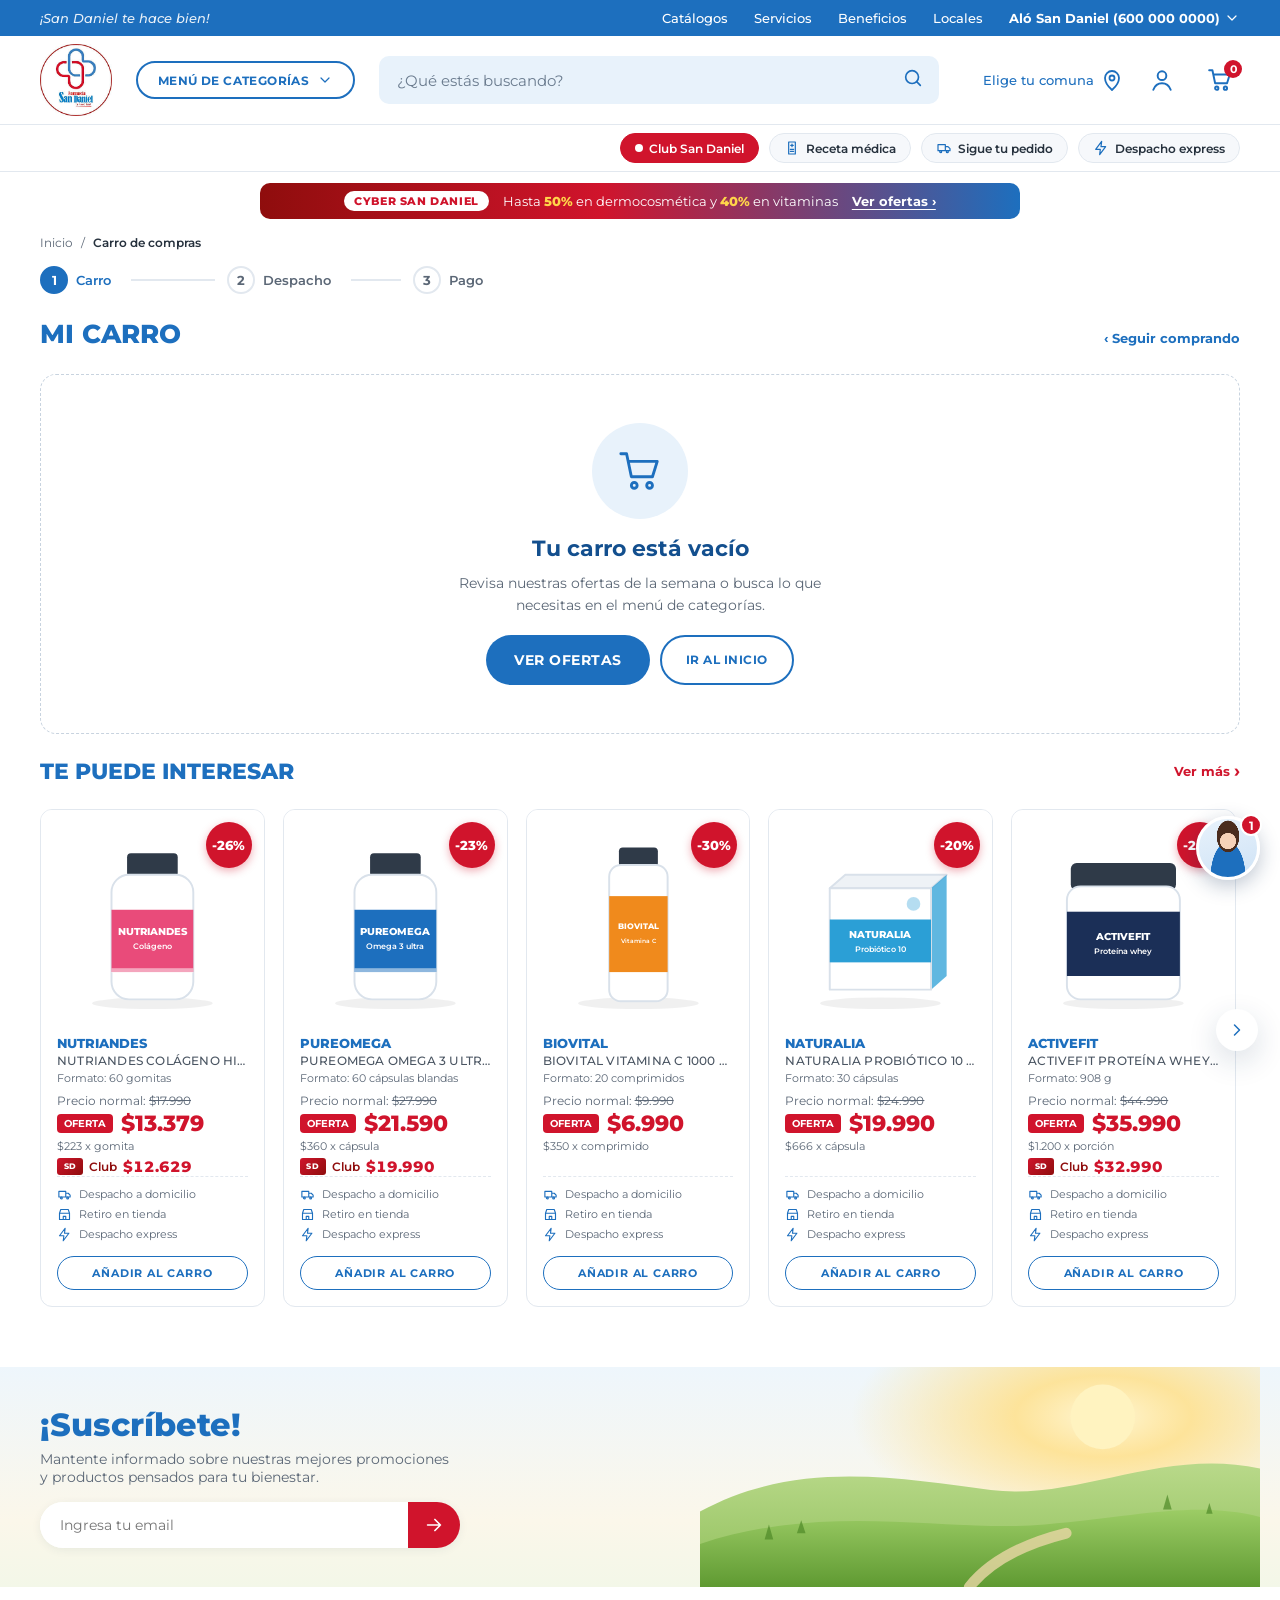
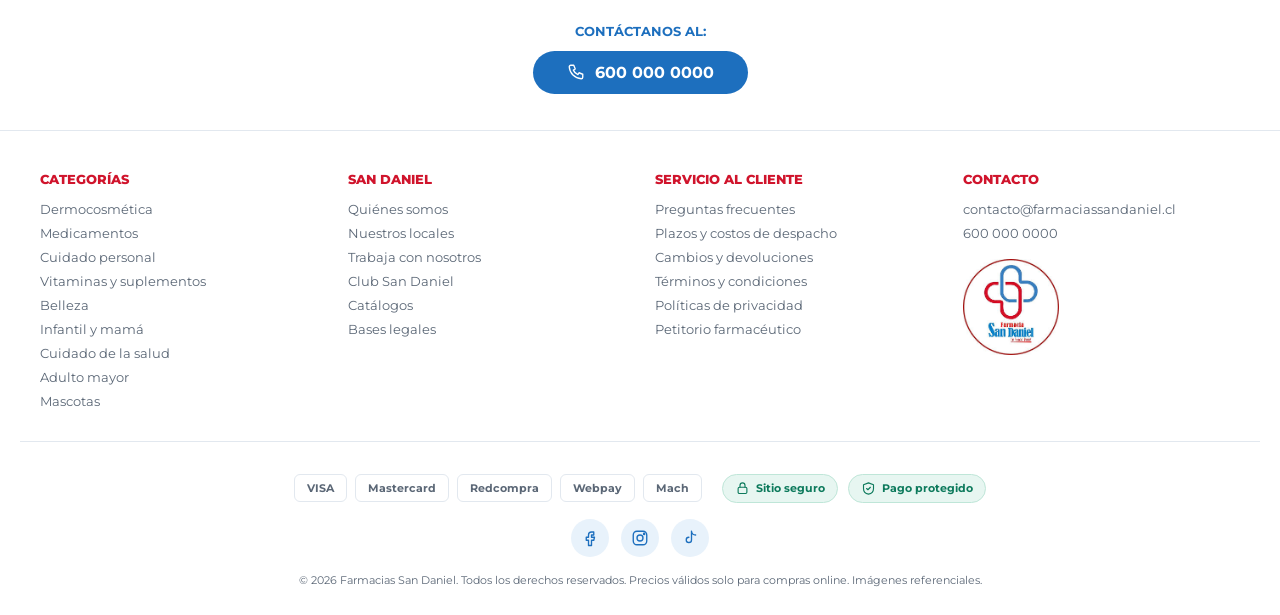
<file: carro.html>
<!doctype html>
<html lang="es">
<head>
  <meta charset="utf-8">
  <meta name="viewport" content="width=device-width, initial-scale=1">
  <title>Carro de compras | Farmacias San Daniel</title>
  <meta name="description" content="Compra vitaminas y suplementos online en Farmacias San Daniel. Despacho a domicilio y retiro en tienda.">
  <link rel="icon" href="assets/logo.png">
  <link rel="preconnect" href="https://fonts.googleapis.com">
  <link rel="preconnect" href="https://fonts.gstatic.com" crossorigin>
  <link href="https://fonts.googleapis.com/css2?family=Montserrat:wght@400;500;600;700;800&display=swap" rel="stylesheet">
  <link rel="stylesheet" href="css/styles.css">
</head>
<body data-page="carro">

  <!-- ===== Barra superior ===== -->
  <aside class="topbar" aria-label="Información de contacto">
    <div class="container topbar__inner">
      <span class="topbar__claim">¡San Daniel te hace bien!</span>
      <nav class="topbar__links">
        <a href="#">Catálogos</a>
        <a href="#">Servicios</a>
        <a href="#">Beneficios</a>
        <a href="#">Locales</a>
        <details class="topbar__help">
          <summary class="topbar__phone">Aló San Daniel (600 000 0000)
            <svg viewBox="0 0 24 24" aria-hidden="true"><path d="M6 9l6 6 6-6"/></svg>
          </summary>
          <div class="topbar__help-pop">
            <strong>¿Necesitas ayuda?</strong>
            <dl>
              <div><dt>Teléfono</dt><dd>600 000 0000</dd></div>
              <div><dt>Horario</dt><dd>Lunes a domingo, 8:00 a 22:00</dd></div>
              <div><dt>Correo</dt><dd>contacto@farmaciassandaniel.cl</dd></div>
            </dl>
            <button type="button" class="btn-add btn-block" data-open-assist>Chatea con Dani</button>
          </div>
        </details>
      </nav>
    </div>
  </aside>

  <!-- ===== Header ===== -->
  <header class="header">
    <div class="container header__inner">
      <button class="icon-btn header__burger" id="burger" aria-label="Abrir menú">
        <svg viewBox="0 0 24 24"><path d="M3 6h18M3 12h18M3 18h18"/></svg>
      </button>

      <a href="index.html" class="header__logo" aria-label="Farmacias San Daniel - Inicio">
        <img src="assets/logo.png" alt="Farmacias San Daniel">
      </a>

      <button class="menu-btn" id="menuBtn" aria-expanded="false" aria-controls="megaMenu">
        Menú de categorías
        <svg viewBox="0 0 24 24" class="menu-btn__chev"><path d="M6 9l6 6 6-6"/></svg>
      </button>

      <form class="search" role="search">
        <input type="search" id="searchInput" placeholder="¿Qué estás buscando?" aria-label="Buscar productos">
        <button type="submit" aria-label="Buscar">
          <svg viewBox="0 0 24 24"><circle cx="11" cy="11" r="7"/><path d="M20 20l-4-4"/></svg>
        </button>
      </form>

      <div class="header__actions">
        <div class="location-wrap">
          <button class="location" id="locationBtn" aria-expanded="false" aria-controls="locationPop" aria-label="Elegir comuna">
            <span id="locationLabel">Elige tu comuna</span>
            <svg viewBox="0 0 24 24"><path d="M12 22s7-6.2 7-12a7 7 0 10-14 0c0 5.8 7 12 7 12z"/><circle cx="12" cy="10" r="2.5"/></svg>
          </button>
          <div class="location-pop" id="locationPop" hidden>
            <strong>¿Dónde quieres recibir tu pedido?</strong>
            <span>Te mostraremos precios de despacho y stock de tu comuna.</span>
            <div class="location-pop__list" id="locationList"></div>
          </div>
        </div>
        <button class="icon-btn" aria-label="Mi cuenta">
          <svg viewBox="0 0 24 24"><circle cx="12" cy="8" r="4"/><path d="M4 21c1.5-4 4.5-6 8-6s6.5 2 8 6"/></svg>
        </button>
        <a href="carro.html" class="icon-btn cart" aria-label="Ver carro de compras">
          <svg viewBox="0 0 24 24"><path d="M2 3h3l2.5 12h11L21 7H6.2"/><circle cx="9" cy="19.5" r="1.5"/><circle cx="17" cy="19.5" r="1.5"/></svg>
          <span class="cart__count" id="cartCount">0</span>
        </a>
      </div>
    </div>

    <!-- Accesos rápidos -->
    <div class="quicklinks">
      <div class="container quicklinks__inner">
        <a href="#" class="pill pill--brand"><span class="pill__dot"></span>Club San Daniel</a>
        <a href="#" class="pill">
          <svg viewBox="0 0 24 24"><path d="M7 3h10v18H7z"/><path d="M10 8h4M12 6v4M9.5 14h5M9.5 17h5"/></svg>Receta médica</a>
        <a href="#" class="pill">
          <svg viewBox="0 0 24 24"><path d="M3 7h11v9H3zM14 10h4l3 3v3h-7"/><circle cx="7" cy="17.5" r="1.5"/><circle cx="17" cy="17.5" r="1.5"/></svg>Sigue tu pedido</a>
        <a href="#" class="pill">
          <svg viewBox="0 0 24 24"><path d="M13 2L4 14h7l-1 8 9-12h-7z"/></svg>Despacho express</a>
      </div>
    </div>

    <!-- Mega menú -->
    <div class="mega" id="megaMenu" hidden>
      <div class="container">
        <div class="mega__box">
          <ul class="mega__cats" id="megaCats"></ul>
          <div class="mega__panel" id="megaPanel"></div>
        </div>
      </div>
    </div>
  </header>
  <div class="overlay" id="overlay" hidden></div>

  <!-- Franja promocional -->
  <aside aria-label="Promoción destacada">
  <a href="categoria.html?cat=rostro" class="promo-strip">
    <span class="promo-strip__tag">Cyber San Daniel</span>
    <span class="promo-strip__text">Hasta <b>50%</b> en dermocosmética y <b>40%</b> en vitaminas</span>
    <span class="promo-strip__cta">Ver ofertas ›</span>
  </a>
  </aside>

  <main class="container cart-main">
    <nav class="breadcrumb" aria-label="Migas de pan">
      <a href="index.html">Inicio</a><span>/</span><span aria-current="page">Carro de compras</span>
    </nav>

    <ol class="steps" aria-label="Pasos de la compra">
      <li class="is-current" aria-current="step"><span>1</span>Carro</li>
      <li><span>2</span>Despacho</li>
      <li><span>3</span>Pago</li>
    </ol>

    <div class="cart-head">
      <h1>Mi carro <span id="cartTitleCount"></span></h1>
      <a href="categoria.html" class="cart-head__back">‹ Seguir comprando</a>
    </div>

    <div class="cart-layout" id="cartLayout">
      <section class="cart-items" aria-label="Productos en tu carro">
        <div class="ship-progress" id="shipProgress"></div>

        <div class="rx-alert" id="cartRx" hidden>
          <svg viewBox="0 0 24 24"><path d="M7 3h10v18H7z"/><path d="M10 8h4M12 6v4M9.5 14h5M9.5 17h5"/></svg>
          <div>
            <strong>Tu carro tiene productos con receta médica</strong>
            <span>Deberás adjuntar una foto de la receta en el paso de pago. Nuestro químico farmacéutico la validará antes del despacho.</span>
          </div>
        </div>

        <div class="cart-list-head" aria-hidden="true">
          <span>Producto</span><span>Cantidad</span><span>Total</span>
        </div>
        <ul class="cart-list" id="cartList"></ul>

        <div class="cart-items__foot">
          <a href="categoria.html" class="btn-outline">Seguir comprando</a>
          <button class="cart-clear" id="clearCart">
            <svg viewBox="0 0 24 24"><path d="M4 7h16M10 11v6M14 11v6M5 7l1 13h12l1-13M9 7V4h6v3"/></svg>
            <span>Vaciar carro</span>
          </button>
        </div>
      </section>

      <aside class="summary" aria-label="Resumen de compra">
        <h2>Resumen de tu compra</h2>

        <fieldset class="summary__block">
          <legend>¿Cómo quieres recibirlo?</legend>
          <label class="summary__commune">
            <span>Comuna</span>
            <select id="cartCommune">
              <option value="">Selecciona tu comuna</option>
            </select>
          </label>
          <div class="ship-options" id="shipOptions"></div>
        </fieldset>

        <form class="coupon" id="couponForm" novalidate>
          <label for="couponInput">¿Tienes un cupón de descuento?</label>
          <div class="coupon__row">
            <input type="text" id="couponInput" placeholder="Ingresa tu cupón" autocomplete="off">
            <button type="submit">Aplicar</button>
          </div>
          <p class="coupon__msg" id="couponMsg" role="status"></p>
        </form>

        <dl class="summary__rows" id="summaryRows"></dl>

        <button class="btn-add btn-block" id="checkoutBtn">Continuar compra</button>
        <p class="summary__note">Precios con IVA incluido. En el siguiente paso ingresarás tus datos de despacho y pago.</p>
        <div class="payments payments--left">
          <span>VISA</span><span>Mastercard</span><span>Redcompra</span><span>Webpay</span><span>Mach</span>
        </div>
      </aside>
    </div>

    <!-- Carro vacío -->
    <section class="cart-empty" id="cartEmpty" hidden>
      <div class="cart-empty__icon" aria-hidden="true">
        <svg viewBox="0 0 24 24"><path d="M2 3h3l2.5 12h11L21 7H6.2"/><circle cx="9" cy="19.5" r="1.5"/><circle cx="17" cy="19.5" r="1.5"/></svg>
      </div>
      <h2>Tu carro está vacío</h2>
      <p>Revisa nuestras ofertas de la semana o busca lo que necesitas en el menú de categorías.</p>
      <div class="cart-empty__actions">
        <a href="categoria.html" class="btn-add">Ver ofertas</a>
        <a href="index.html" class="btn-outline">Ir al inicio</a>
      </div>
    </section>

    <!-- Sugerencias -->
    <section class="section">
      <div class="section__head">
        <h2 class="section__title" id="suggestTitle">Agrega a tu compra</h2>
        <a href="categoria.html" class="section__more">Ver más</a>
      </div>
      <div class="rail" data-rail>
        <button class="rail__arrow rail__arrow--prev" aria-label="Anterior"><svg viewBox="0 0 24 24"><path d="M15 6l-6 6 6 6"/></svg></button>
        <div class="rail__track" id="railSuggest"></div>
        <button class="rail__arrow rail__arrow--next" aria-label="Siguiente"><svg viewBox="0 0 24 24"><path d="M9 6l6 6-6 6"/></svg></button>
      </div>
    </section>
  </main>

  <!-- Barra de total fija en móvil -->
  <div class="buybar" id="cartbar">
    <div class="buybar__price" id="cartbarTotal"></div>
    <button class="btn-add" id="cartbarBtn">Continuar compra</button>
  </div>

  <!-- ===== Suscripción ===== -->
  <section class="subscribe" aria-label="Suscripción">
    <div class="container subscribe__inner">
      <div class="subscribe__text">
        <h2>¡Suscríbete!</h2>
        <p>Mantente informado sobre nuestras mejores promociones y productos pensados para tu bienestar.</p>
        <form class="subscribe__form" id="subscribeForm">
          <input type="email" placeholder="Ingresa tu email" aria-label="Email" required>
          <button type="submit" aria-label="Suscribirme">
            <svg viewBox="0 0 24 24"><path d="M5 12h14M13 6l6 6-6 6"/></svg>
          </button>
        </form>
      </div>
      <div class="subscribe__art" aria-hidden="true">
        <svg viewBox="0 0 520 240" preserveAspectRatio="xMidYMax slice">
          <defs>
            <radialGradient id="sunGlow" cx="72%" cy="34%" r="45%">
              <stop offset="0" stop-color="#fff7d6"/>
              <stop offset=".35" stop-color="#ffe08a" stop-opacity=".85"/>
              <stop offset="1" stop-color="#ffe08a" stop-opacity="0"/>
            </radialGradient>
            <linearGradient id="hillBack" x1="0" y1="0" x2="0" y2="1">
              <stop offset="0" stop-color="#b9d98a"/><stop offset="1" stop-color="#8fbf5a"/>
            </linearGradient>
            <linearGradient id="hillFront" x1="0" y1="0" x2="0" y2="1">
              <stop offset="0" stop-color="#9ccc65"/><stop offset="1" stop-color="#5f9a32"/>
            </linearGradient>
          </defs>
          <rect width="520" height="240" fill="url(#sunGlow)"/>
          <circle cx="374" cy="82" r="30" fill="#fff3c0"/>
          <path d="M0 170 C90 120 190 140 270 150 S430 110 520 130 V240 H0z" fill="url(#hillBack)"/>
          <path d="M0 200 C120 160 230 190 320 182 S460 160 520 175 V240 H0z" fill="url(#hillFront)"/>
          <path d="M250 240 C270 215 300 200 340 190" stroke="#e9d7a6" stroke-width="10" fill="none" stroke-linecap="round" opacity=".8"/>
          <g fill="#4f8a28" opacity=".7">
            <path d="M60 196 l4 -14 l4 14z"/><path d="M90 190 l4 -12 l4 12z"/><path d="M430 168 l4 -14 l4 14z"/><path d="M470 172 l3 -10 l3 10z"/>
          </g>
        </svg>
      </div>
    </div>
  </section>

  <!-- ===== Contacto ===== -->
  <section class="contact" aria-label="Contacto">
    <h3>Contáctanos al:</h3>
    <a href="tel:6000000000" class="contact__btn">
      <svg viewBox="0 0 24 24"><path d="M5 3h4l2 5-2.5 1.5a11 11 0 006 6L16 13l5 2v4a2 2 0 01-2 2A17 17 0 013 5a2 2 0 012-2z"/></svg>
      600 000 0000
    </a>
  </section>

  <!-- ===== Footer ===== -->
  <footer class="footer">
    <div class="container footer__cols">
      <div class="footer__col">
        <h4>Categorías</h4>
        <a href="categoria.html?cat=rostro">Dermocosmética</a><a href="categoria.html?cat=medicamentos">Medicamentos</a><a href="categoria.html?cat=cuidado-personal">Cuidado personal</a>
        <a href="categoria.html?cat=vitaminas">Vitaminas y suplementos</a><a href="categoria.html?cat=belleza">Belleza</a><a href="categoria.html?cat=infantil">Infantil y mamá</a>
        <a href="categoria.html?cat=salud">Cuidado de la salud</a><a href="categoria.html?cat=adulto-mayor">Adulto mayor</a><a href="categoria.html?cat=mascotas">Mascotas</a>
      </div>
      <div class="footer__col">
        <h4>San Daniel</h4>
        <a href="#">Quiénes somos</a><a href="#">Nuestros locales</a><a href="#">Trabaja con nosotros</a>
        <a href="#">Club San Daniel</a><a href="#">Catálogos</a><a href="#">Bases legales</a>
      </div>
      <div class="footer__col">
        <h4>Servicio al cliente</h4>
        <a href="#">Preguntas frecuentes</a><a href="#">Plazos y costos de despacho</a><a href="#">Cambios y devoluciones</a>
        <a href="#">Términos y condiciones</a><a href="#">Políticas de privacidad</a><a href="#">Petitorio farmacéutico</a>
      </div>
      <div class="footer__col">
        <h4>Contacto</h4>
        <a href="mailto:contacto@farmaciassandaniel.cl">contacto@farmaciassandaniel.cl</a>
        <a href="tel:6000000000">600 000 0000</a>
        <img src="assets/logo.png" alt="Farmacias San Daniel" class="footer__logo">
      </div>
    </div>

    <div class="container footer__bottom">
      <div class="footer__trust">
        <div class="payments">
          <span>VISA</span><span>Mastercard</span><span>Redcompra</span><span>Webpay</span><span>Mach</span>
        </div>
        <div class="seals">
          <span class="seal"><svg viewBox="0 0 24 24" aria-hidden="true"><rect x="5" y="10" width="14" height="10" rx="2"/><path d="M8 10V7a4 4 0 018 0v3"/></svg>Sitio seguro</span>
          <span class="seal"><svg viewBox="0 0 24 24" aria-hidden="true"><path d="M12 3l8 3v6c0 4.5-3.4 8.3-8 9-4.6-.7-8-4.5-8-9V6z"/><path d="M9 12l2 2 4-4"/></svg>Pago protegido</span>
        </div>
      </div>
      <div class="social">
        <a href="#" aria-label="Facebook"><svg viewBox="0 0 24 24"><path d="M14 8h3V4h-3a4 4 0 00-4 4v3H7v4h3v7h4v-7h3l1-4h-4V8z"/></svg></a>
        <a href="#" aria-label="Instagram"><svg viewBox="0 0 24 24"><rect x="3" y="3" width="18" height="18" rx="5"/><circle cx="12" cy="12" r="4"/><circle cx="17.5" cy="6.5" r=".8"/></svg></a>
        <a href="#" aria-label="TikTok"><svg viewBox="0 0 24 24"><path d="M14 3v11.5a3.5 3.5 0 11-3.5-3.5M14 3c.5 3 2.5 5 5.5 5"/></svg></a>
      </div>
      <p class="legal">© 2026 Farmacias San Daniel. Todos los derechos reservados. Precios válidos solo para compras online. Imágenes referenciales.</p>
    </div>
  </footer>

  <div class="toast" id="toast" role="status" aria-live="polite"></div>

  <script src="js/data.js"></script>
  <script src="js/common.js"></script>
  <script src="js/carro.js"></script>
</body>
</html>
</file>
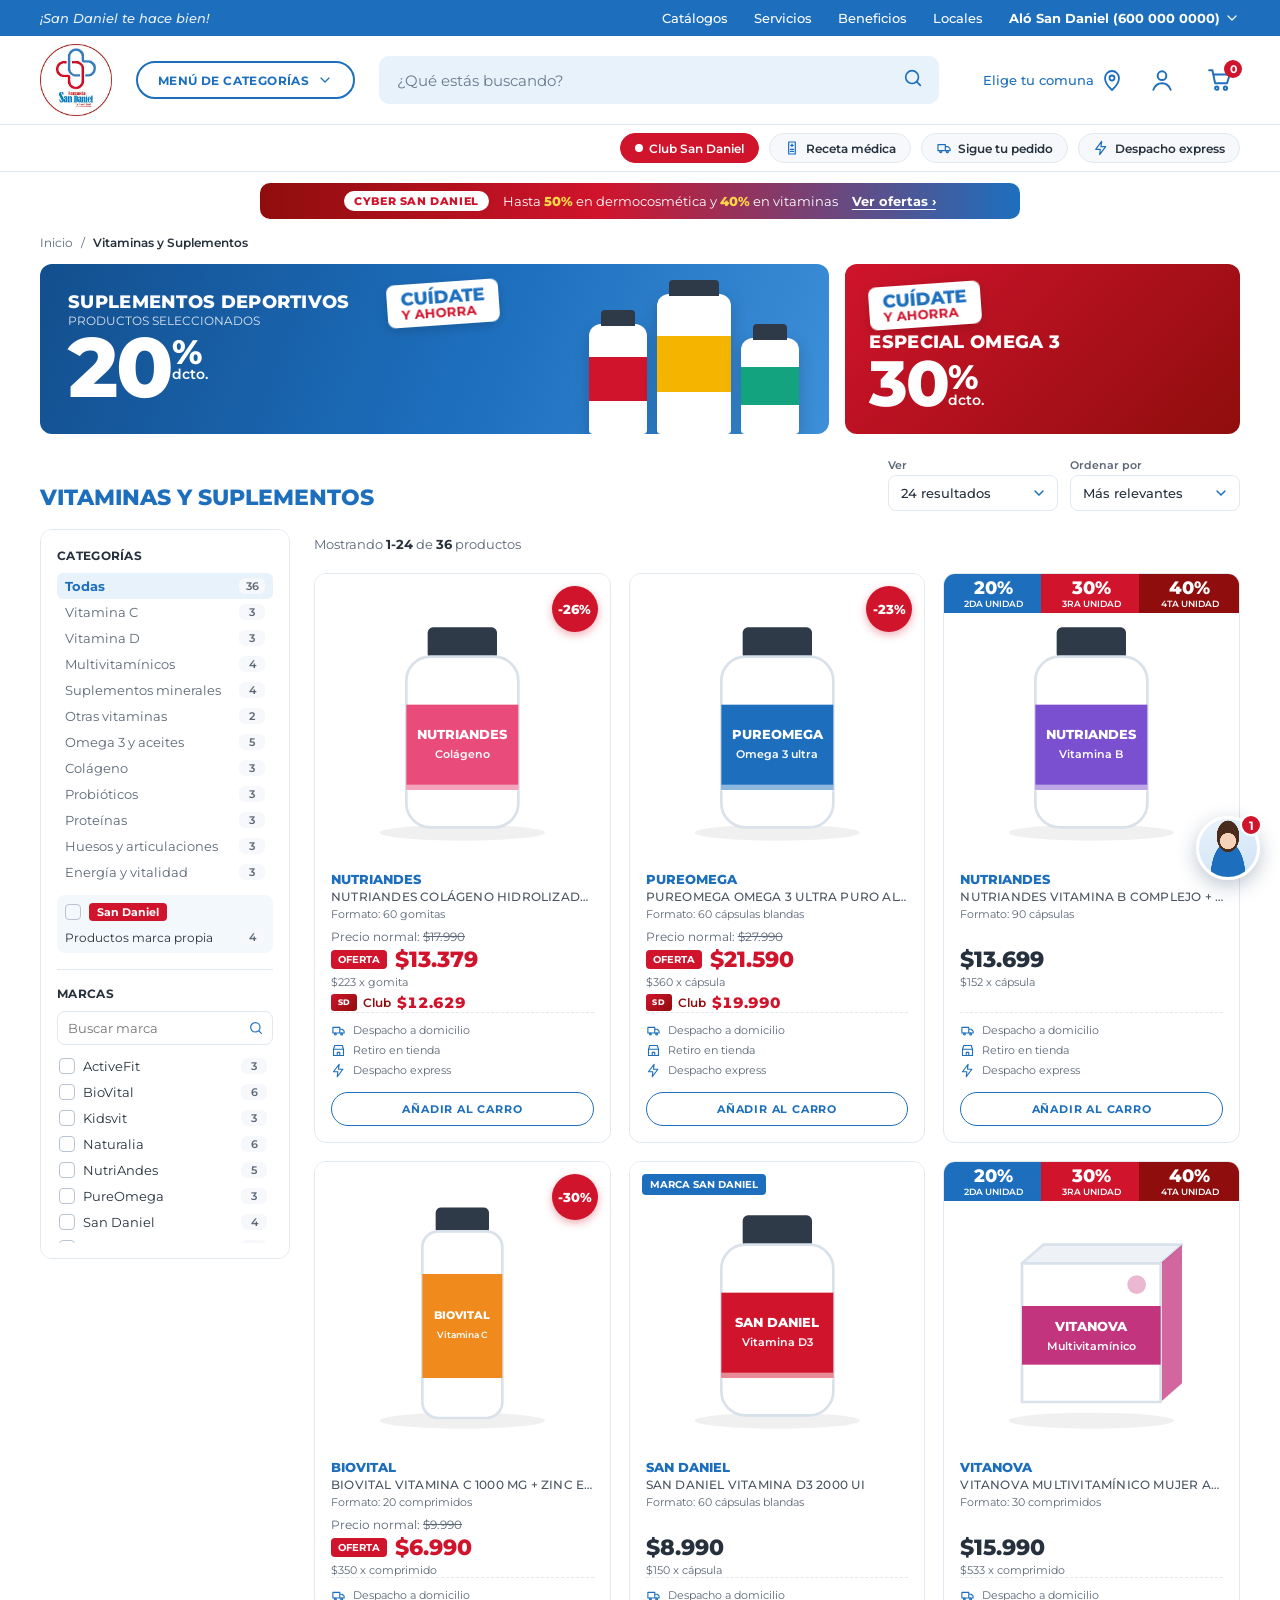
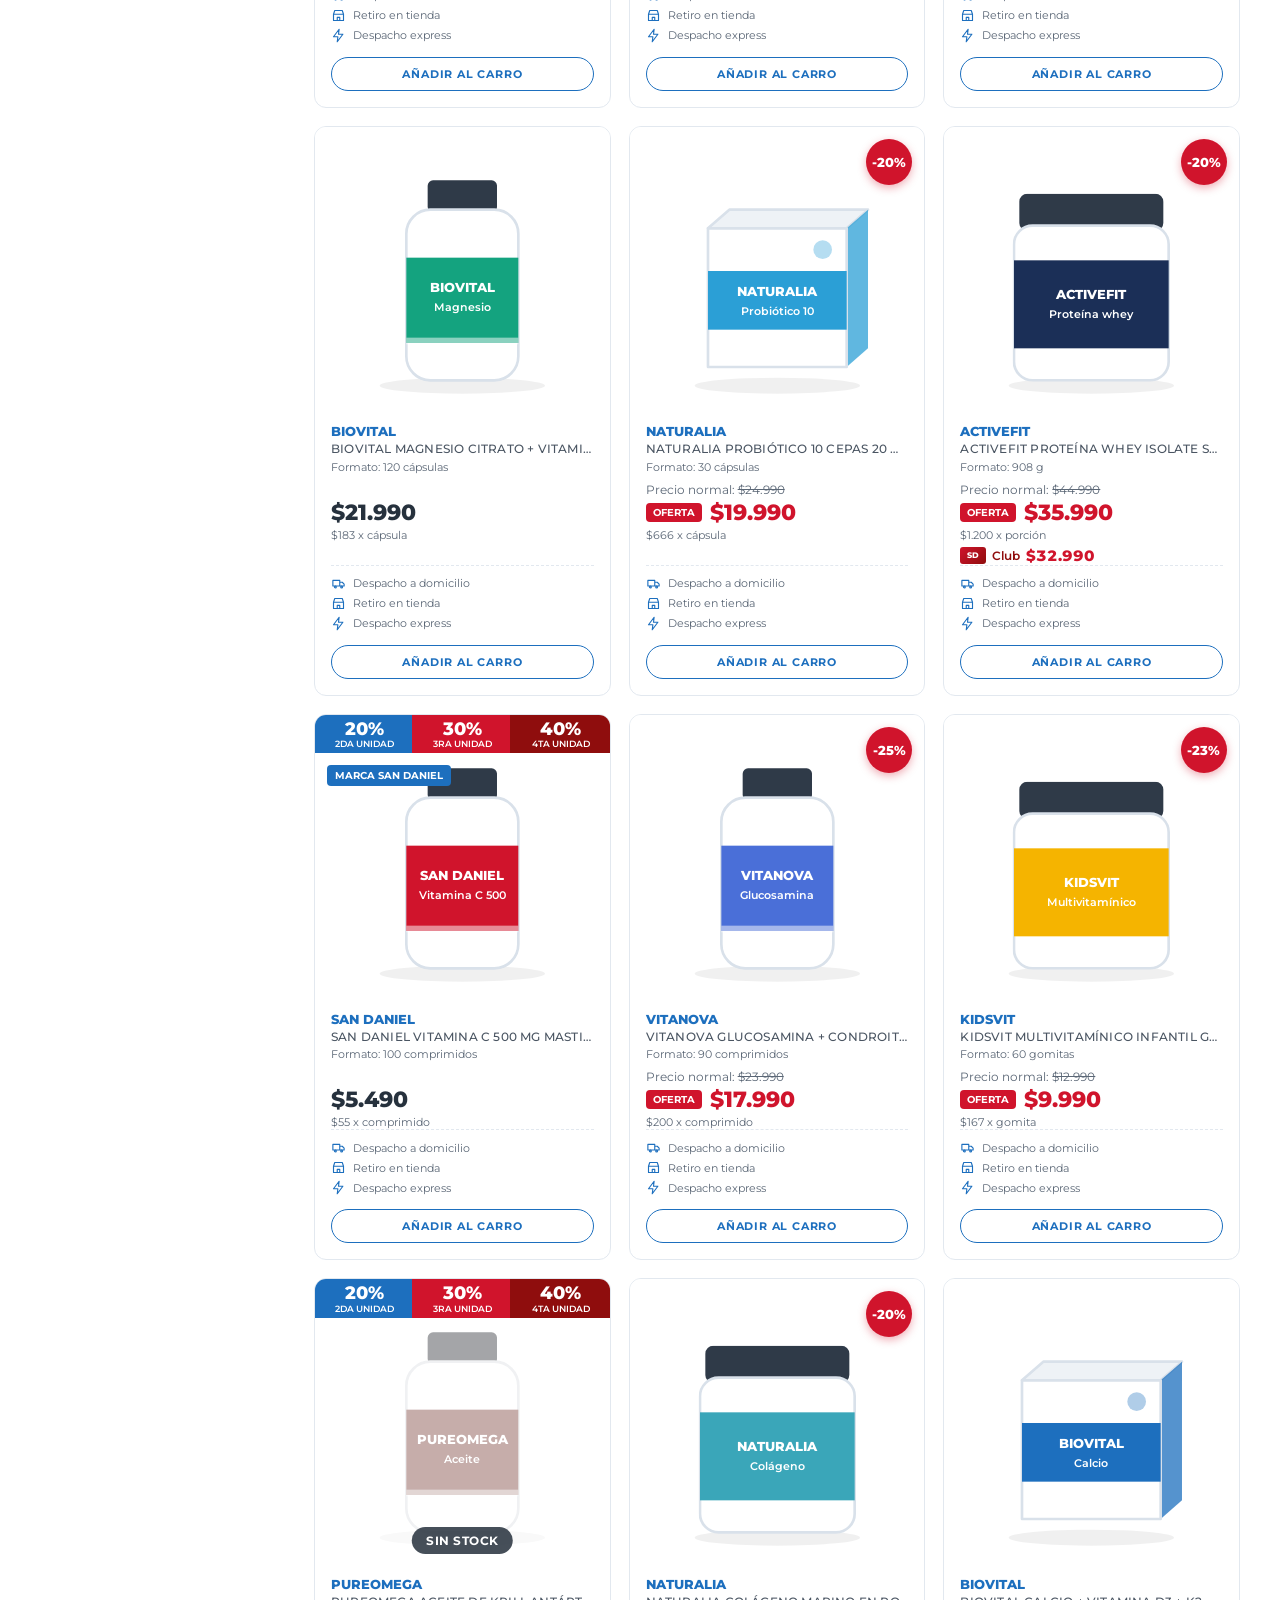
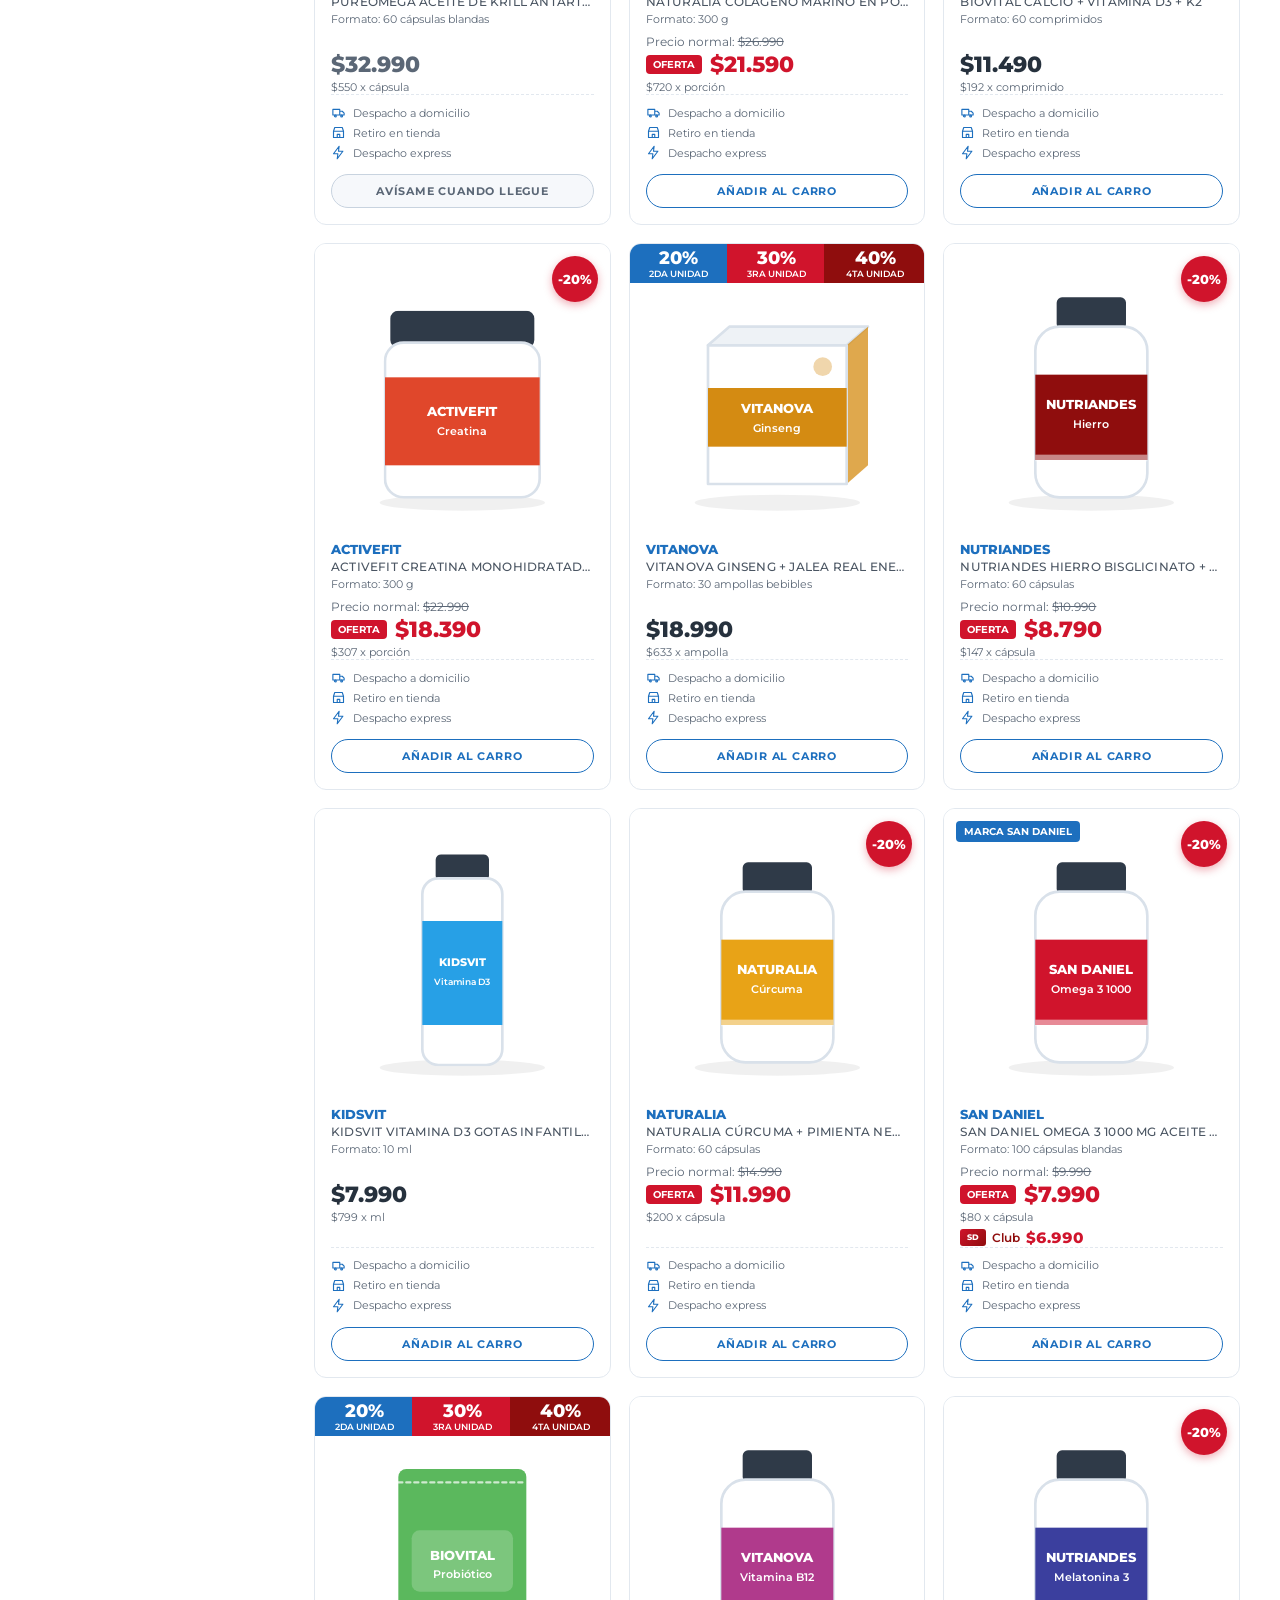
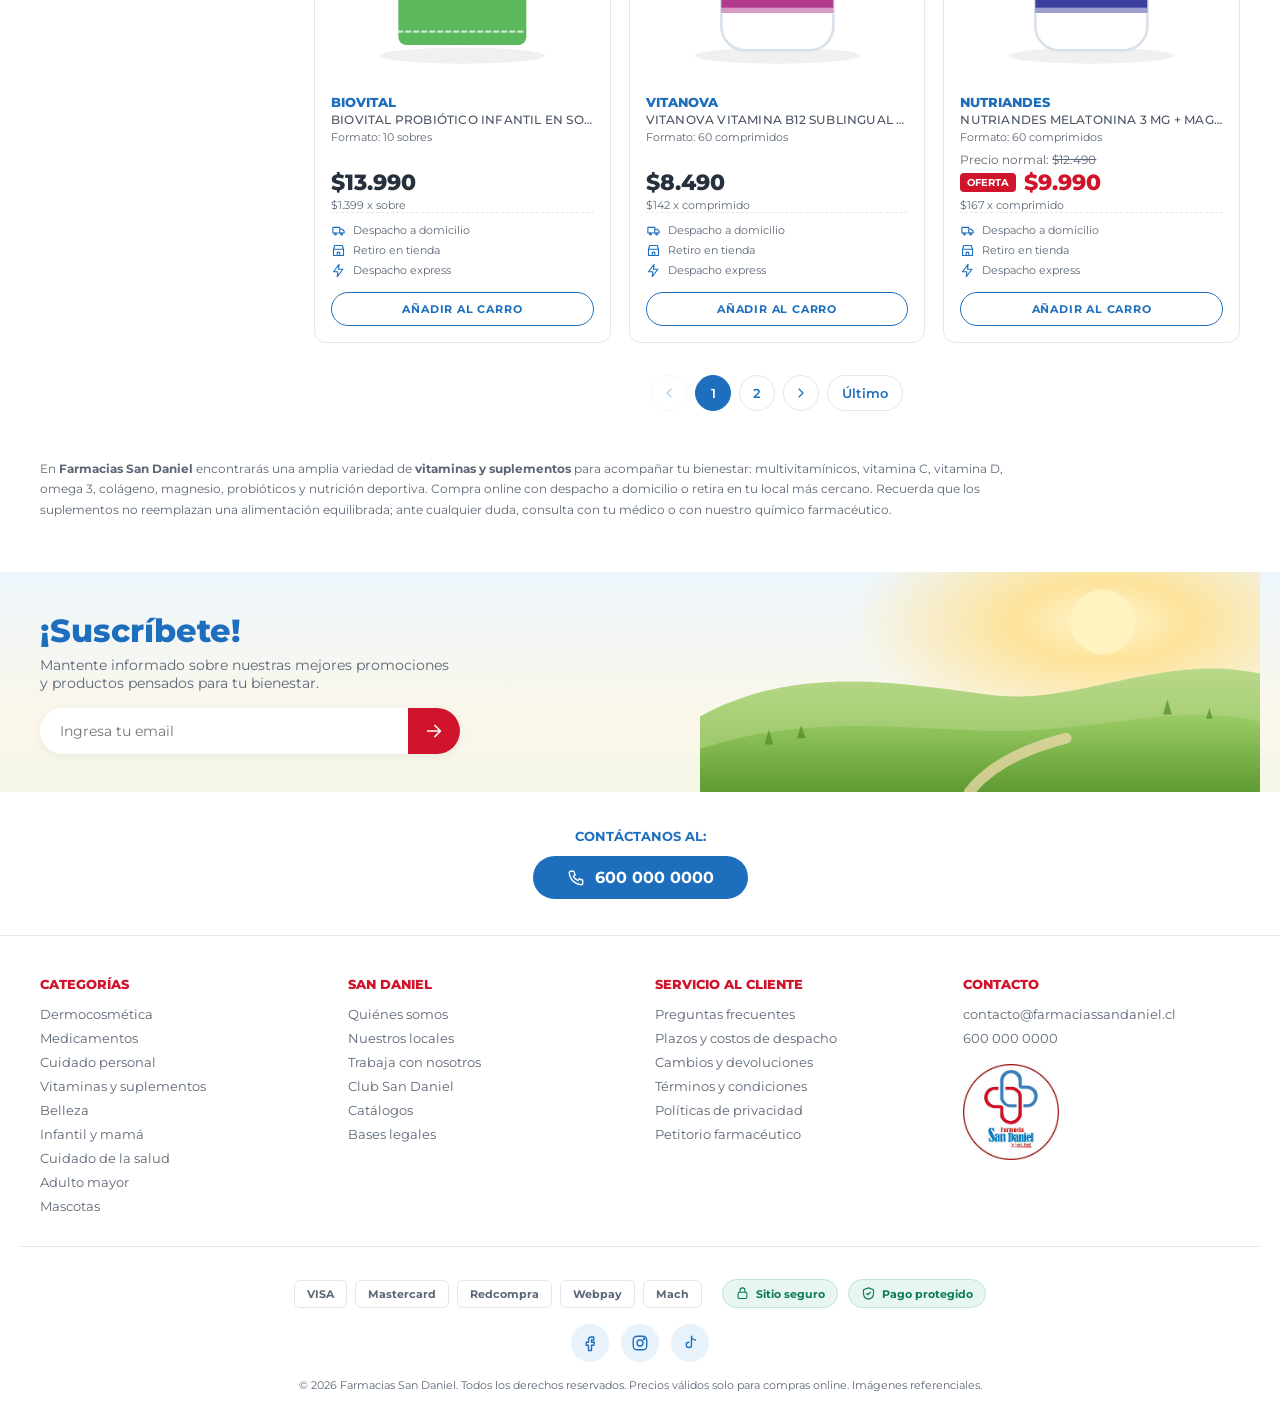
<file: categoria.html>
<!doctype html>
<html lang="es">
<head>
  <meta charset="utf-8">
  <meta name="viewport" content="width=device-width, initial-scale=1">
  <title>Vitaminas y Suplementos | Farmacias San Daniel</title>
  <meta name="description" content="Compra vitaminas y suplementos online en Farmacias San Daniel. Despacho a domicilio y retiro en tienda.">
  <link rel="icon" href="assets/logo.png">
  <link rel="preconnect" href="https://fonts.googleapis.com">
  <link rel="preconnect" href="https://fonts.gstatic.com" crossorigin>
  <link href="https://fonts.googleapis.com/css2?family=Montserrat:wght@400;500;600;700;800&display=swap" rel="stylesheet">
  <link rel="stylesheet" href="css/styles.css">
</head>
<body data-page="categoria">

  <!-- ===== Barra superior ===== -->
  <aside class="topbar" aria-label="Información de contacto">
    <div class="container topbar__inner">
      <span class="topbar__claim">¡San Daniel te hace bien!</span>
      <nav class="topbar__links">
        <a href="#">Catálogos</a>
        <a href="#">Servicios</a>
        <a href="#">Beneficios</a>
        <a href="#">Locales</a>
        <details class="topbar__help">
          <summary class="topbar__phone">Aló San Daniel (600 000 0000)
            <svg viewBox="0 0 24 24" aria-hidden="true"><path d="M6 9l6 6 6-6"/></svg>
          </summary>
          <div class="topbar__help-pop">
            <strong>¿Necesitas ayuda?</strong>
            <dl>
              <div><dt>Teléfono</dt><dd>600 000 0000</dd></div>
              <div><dt>Horario</dt><dd>Lunes a domingo, 8:00 a 22:00</dd></div>
              <div><dt>Correo</dt><dd>contacto@farmaciassandaniel.cl</dd></div>
            </dl>
            <button type="button" class="btn-add btn-block" data-open-assist>Chatea con Dani</button>
          </div>
        </details>
      </nav>
    </div>
  </aside>

  <!-- ===== Header ===== -->
  <header class="header">
    <div class="container header__inner">
      <button class="icon-btn header__burger" id="burger" aria-label="Abrir menú">
        <svg viewBox="0 0 24 24"><path d="M3 6h18M3 12h18M3 18h18"/></svg>
      </button>

      <a href="index.html" class="header__logo" aria-label="Farmacias San Daniel - Inicio">
        <img src="assets/logo.png" alt="Farmacias San Daniel">
      </a>

      <button class="menu-btn" id="menuBtn" aria-expanded="false" aria-controls="megaMenu">
        Menú de categorías
        <svg viewBox="0 0 24 24" class="menu-btn__chev"><path d="M6 9l6 6 6-6"/></svg>
      </button>

      <form class="search" role="search">
        <input type="search" id="searchInput" placeholder="¿Qué estás buscando?" aria-label="Buscar productos">
        <button type="submit" aria-label="Buscar">
          <svg viewBox="0 0 24 24"><circle cx="11" cy="11" r="7"/><path d="M20 20l-4-4"/></svg>
        </button>
      </form>

      <div class="header__actions">
        <div class="location-wrap">
          <button class="location" id="locationBtn" aria-expanded="false" aria-controls="locationPop" aria-label="Elegir comuna">
            <span id="locationLabel">Elige tu comuna</span>
            <svg viewBox="0 0 24 24"><path d="M12 22s7-6.2 7-12a7 7 0 10-14 0c0 5.8 7 12 7 12z"/><circle cx="12" cy="10" r="2.5"/></svg>
          </button>
          <div class="location-pop" id="locationPop" hidden>
            <strong>¿Dónde quieres recibir tu pedido?</strong>
            <span>Te mostraremos precios de despacho y stock de tu comuna.</span>
            <div class="location-pop__list" id="locationList"></div>
          </div>
        </div>
        <button class="icon-btn" aria-label="Mi cuenta">
          <svg viewBox="0 0 24 24"><circle cx="12" cy="8" r="4"/><path d="M4 21c1.5-4 4.5-6 8-6s6.5 2 8 6"/></svg>
        </button>
        <a href="carro.html" class="icon-btn cart" aria-label="Ver carro de compras">
          <svg viewBox="0 0 24 24"><path d="M2 3h3l2.5 12h11L21 7H6.2"/><circle cx="9" cy="19.5" r="1.5"/><circle cx="17" cy="19.5" r="1.5"/></svg>
          <span class="cart__count" id="cartCount">0</span>
        </a>
      </div>
    </div>

    <!-- Accesos rápidos -->
    <div class="quicklinks">
      <div class="container quicklinks__inner">
        <a href="#" class="pill pill--brand"><span class="pill__dot"></span>Club San Daniel</a>
        <a href="#" class="pill">
          <svg viewBox="0 0 24 24"><path d="M7 3h10v18H7z"/><path d="M10 8h4M12 6v4M9.5 14h5M9.5 17h5"/></svg>Receta médica</a>
        <a href="#" class="pill">
          <svg viewBox="0 0 24 24"><path d="M3 7h11v9H3zM14 10h4l3 3v3h-7"/><circle cx="7" cy="17.5" r="1.5"/><circle cx="17" cy="17.5" r="1.5"/></svg>Sigue tu pedido</a>
        <a href="#" class="pill">
          <svg viewBox="0 0 24 24"><path d="M13 2L4 14h7l-1 8 9-12h-7z"/></svg>Despacho express</a>
      </div>
    </div>

    <!-- Mega menú -->
    <div class="mega" id="megaMenu" hidden>
      <div class="container">
        <div class="mega__box">
          <ul class="mega__cats" id="megaCats"></ul>
          <div class="mega__panel" id="megaPanel"></div>
        </div>
      </div>
    </div>
  </header>
  <div class="overlay" id="overlay" hidden></div>

  <!-- Franja promocional -->
  <aside aria-label="Promoción destacada">
  <a href="categoria.html?cat=rostro" class="promo-strip">
    <span class="promo-strip__tag">Cyber San Daniel</span>
    <span class="promo-strip__text">Hasta <b>50%</b> en dermocosmética y <b>40%</b> en vitaminas</span>
    <span class="promo-strip__cta">Ver ofertas ›</span>
  </a>
  </aside>

  <main class="container main">
    <!-- Migas de pan -->
    <nav class="breadcrumb" aria-label="Migas de pan" id="catCrumbs">
      <a href="index.html">Inicio</a>
    </nav>

    <!-- Banners (se llenan según la categoría) -->
    <section class="banners" id="catBanners" aria-label="Promociones de la categoría"></section>

    <!-- Título y controles -->
    <div class="listing-head">
      <h1 id="catTitle">Vitaminas y Suplementos</h1>
      <div class="listing-head__controls">
        <button class="btn-filters" id="openFilters">
          <svg viewBox="0 0 24 24"><path d="M3 5h18M6 12h12M10 19h4"/></svg>Filtrar
        </button>
        <label class="select">
          <span>Ver</span>
          <select id="perPage">
            <option value="12">12 resultados</option>
            <option value="24" selected>24 resultados</option>
            <option value="48">48 resultados</option>
          </select>
        </label>
        <label class="select">
          <span>Ordenar por</span>
          <select id="sortBy">
            <option value="relevance">Más relevantes</option>
            <option value="price-asc">Menor precio</option>
            <option value="price-desc">Mayor precio</option>
            <option value="discount">Mayor descuento</option>
            <option value="name">Nombre A-Z</option>
          </select>
        </label>
      </div>
    </div>

    <div class="soon" id="catSoon" hidden>
      <div class="soon__icon" aria-hidden="true">
        <svg viewBox="0 0 24 24"><path d="M3 7l9-4 9 4-9 4-9-4z"/><path d="M3 7v10l9 4 9-4V7M12 11v10"/></svg>
      </div>
      <h2>Estamos preparando esta categoría</h2>
      <p>Muy pronto podrás comprar estos productos online. Mientras tanto, revisa nuestras categorías disponibles:</p>
      <div class="soon__links">
        <a href="categoria.html?cat=vitaminas" class="btn-outline">Vitaminas y suplementos</a>
        <a href="categoria.html?cat=medicamentos" class="btn-outline">Medicamentos</a>
        <a href="categoria.html?cat=rostro" class="btn-outline">Dermocosmética rostro</a>
      </div>
    </div>

    <div class="listing">
      <!-- ===== Filtros ===== -->
      <aside class="filters" id="filters" aria-label="Filtros">
        <div class="filters__mobile-head">
          <strong>Filtros</strong>
          <button class="icon-btn" id="closeFilters" aria-label="Cerrar filtros">
            <svg viewBox="0 0 24 24"><path d="M6 6l12 12M18 6L6 18"/></svg>
          </button>
        </div>

        <section class="filter">
          <h2 class="filter__title">Categorías</h2>
          <ul class="filter__cats" id="filterCats"></ul>
          <label class="check check--brand">
            <input type="checkbox" id="ownBrand">
            <span class="check__box"></span>
            <span class="tag-brand">San Daniel</span> Productos marca propia
            <span class="count" id="ownBrandCount"></span>
          </label>
        </section>

        <section class="filter">
          <h2 class="filter__title">Marcas</h2>
          <div class="filter__search">
            <input type="text" id="brandSearch" placeholder="Buscar marca" aria-label="Buscar marca">
            <svg viewBox="0 0 24 24"><circle cx="11" cy="11" r="7"/><path d="M20 20l-4-4"/></svg>
          </div>
          <div class="filter__scroll" id="filterBrands"></div>
        </section>

        <section class="filter">
          <h2 class="filter__title">Rango de precios</h2>
          <div id="filterPrices"></div>
        </section>

        <section class="filter">
          <h2 class="filter__title">Promociones</h2>
          <div id="filterPromos"></div>
        </section>

        <section class="filter">
          <h2 class="filter__title">Tipo de medicamento</h2>
          <div id="filterTypes"></div>
        </section>

        <button class="btn-outline btn-block" id="clearFilters">Limpiar filtros</button>
        <button class="btn-primary btn-block filters__apply" id="applyFilters">Ver resultados</button>
      </aside>

      <!-- ===== Grilla ===== -->
      <section class="results">
        <div class="results__bar">
          <span id="resultsCount"></span>
          <div class="chips" id="activeChips"></div>
        </div>
        <div class="grid" id="grid"></div>
        <div class="empty" id="empty" hidden>
          <p>No encontramos productos con esos filtros.</p>
          <button class="btn-outline" id="emptyClear">Limpiar filtros</button>
        </div>
        <nav class="pagination" id="pagination" aria-label="Paginación"></nav>
      </section>
    </div>

    <!-- Texto SEO -->
    <section class="seo" id="catSeo"></section>
  </main>

  <!-- ===== Suscripción ===== -->
  <section class="subscribe" aria-label="Suscripción">
    <div class="container subscribe__inner">
      <div class="subscribe__text">
        <h2>¡Suscríbete!</h2>
        <p>Mantente informado sobre nuestras mejores promociones y productos pensados para tu bienestar.</p>
        <form class="subscribe__form" id="subscribeForm">
          <input type="email" placeholder="Ingresa tu email" aria-label="Email" required>
          <button type="submit" aria-label="Suscribirme">
            <svg viewBox="0 0 24 24"><path d="M5 12h14M13 6l6 6-6 6"/></svg>
          </button>
        </form>
      </div>
      <div class="subscribe__art" aria-hidden="true">
        <svg viewBox="0 0 520 240" preserveAspectRatio="xMidYMax slice">
          <defs>
            <radialGradient id="sunGlow" cx="72%" cy="34%" r="45%">
              <stop offset="0" stop-color="#fff7d6"/>
              <stop offset=".35" stop-color="#ffe08a" stop-opacity=".85"/>
              <stop offset="1" stop-color="#ffe08a" stop-opacity="0"/>
            </radialGradient>
            <linearGradient id="hillBack" x1="0" y1="0" x2="0" y2="1">
              <stop offset="0" stop-color="#b9d98a"/><stop offset="1" stop-color="#8fbf5a"/>
            </linearGradient>
            <linearGradient id="hillFront" x1="0" y1="0" x2="0" y2="1">
              <stop offset="0" stop-color="#9ccc65"/><stop offset="1" stop-color="#5f9a32"/>
            </linearGradient>
          </defs>
          <rect width="520" height="240" fill="url(#sunGlow)"/>
          <circle cx="374" cy="82" r="30" fill="#fff3c0"/>
          <path d="M0 170 C90 120 190 140 270 150 S430 110 520 130 V240 H0z" fill="url(#hillBack)"/>
          <path d="M0 200 C120 160 230 190 320 182 S460 160 520 175 V240 H0z" fill="url(#hillFront)"/>
          <path d="M250 240 C270 215 300 200 340 190" stroke="#e9d7a6" stroke-width="10" fill="none" stroke-linecap="round" opacity=".8"/>
          <g fill="#4f8a28" opacity=".7">
            <path d="M60 196 l4 -14 l4 14z"/><path d="M90 190 l4 -12 l4 12z"/><path d="M430 168 l4 -14 l4 14z"/><path d="M470 172 l3 -10 l3 10z"/>
          </g>
        </svg>
      </div>
    </div>
  </section>

  <!-- ===== Contacto ===== -->
  <section class="contact" aria-label="Contacto">
    <h3>Contáctanos al:</h3>
    <a href="tel:6000000000" class="contact__btn">
      <svg viewBox="0 0 24 24"><path d="M5 3h4l2 5-2.5 1.5a11 11 0 006 6L16 13l5 2v4a2 2 0 01-2 2A17 17 0 013 5a2 2 0 012-2z"/></svg>
      600 000 0000
    </a>
  </section>

  <!-- ===== Footer ===== -->
  <footer class="footer">
    <div class="container footer__cols">
      <div class="footer__col">
        <h4>Categorías</h4>
        <a href="categoria.html?cat=rostro">Dermocosmética</a><a href="categoria.html?cat=medicamentos">Medicamentos</a><a href="categoria.html?cat=cuidado-personal">Cuidado personal</a>
        <a href="categoria.html?cat=vitaminas">Vitaminas y suplementos</a><a href="categoria.html?cat=belleza">Belleza</a><a href="categoria.html?cat=infantil">Infantil y mamá</a>
        <a href="categoria.html?cat=salud">Cuidado de la salud</a><a href="categoria.html?cat=adulto-mayor">Adulto mayor</a><a href="categoria.html?cat=mascotas">Mascotas</a>
      </div>
      <div class="footer__col">
        <h4>San Daniel</h4>
        <a href="#">Quiénes somos</a><a href="#">Nuestros locales</a><a href="#">Trabaja con nosotros</a>
        <a href="#">Club San Daniel</a><a href="#">Catálogos</a><a href="#">Bases legales</a>
      </div>
      <div class="footer__col">
        <h4>Servicio al cliente</h4>
        <a href="#">Preguntas frecuentes</a><a href="#">Plazos y costos de despacho</a><a href="#">Cambios y devoluciones</a>
        <a href="#">Términos y condiciones</a><a href="#">Políticas de privacidad</a><a href="#">Petitorio farmacéutico</a>
      </div>
      <div class="footer__col">
        <h4>Contacto</h4>
        <a href="mailto:contacto@farmaciassandaniel.cl">contacto@farmaciassandaniel.cl</a>
        <a href="tel:6000000000">600 000 0000</a>
        <img src="assets/logo.png" alt="Farmacias San Daniel" class="footer__logo">
      </div>
    </div>

    <div class="container footer__bottom">
      <div class="footer__trust">
        <div class="payments">
          <span>VISA</span><span>Mastercard</span><span>Redcompra</span><span>Webpay</span><span>Mach</span>
        </div>
        <div class="seals">
          <span class="seal"><svg viewBox="0 0 24 24" aria-hidden="true"><rect x="5" y="10" width="14" height="10" rx="2"/><path d="M8 10V7a4 4 0 018 0v3"/></svg>Sitio seguro</span>
          <span class="seal"><svg viewBox="0 0 24 24" aria-hidden="true"><path d="M12 3l8 3v6c0 4.5-3.4 8.3-8 9-4.6-.7-8-4.5-8-9V6z"/><path d="M9 12l2 2 4-4"/></svg>Pago protegido</span>
        </div>
      </div>
      <div class="social">
        <a href="#" aria-label="Facebook"><svg viewBox="0 0 24 24"><path d="M14 8h3V4h-3a4 4 0 00-4 4v3H7v4h3v7h4v-7h3l1-4h-4V8z"/></svg></a>
        <a href="#" aria-label="Instagram"><svg viewBox="0 0 24 24"><rect x="3" y="3" width="18" height="18" rx="5"/><circle cx="12" cy="12" r="4"/><circle cx="17.5" cy="6.5" r=".8"/></svg></a>
        <a href="#" aria-label="TikTok"><svg viewBox="0 0 24 24"><path d="M14 3v11.5a3.5 3.5 0 11-3.5-3.5M14 3c.5 3 2.5 5 5.5 5"/></svg></a>
      </div>
      <p class="legal">© 2026 Farmacias San Daniel. Todos los derechos reservados. Precios válidos solo para compras online. Imágenes referenciales.</p>
    </div>
  </footer>

  <div class="toast" id="toast" role="status" aria-live="polite"></div>

  <script src="js/data.js"></script>
  <script src="js/common.js"></script>
  <script src="js/categoria.js"></script>
</body>
</html>
</file>
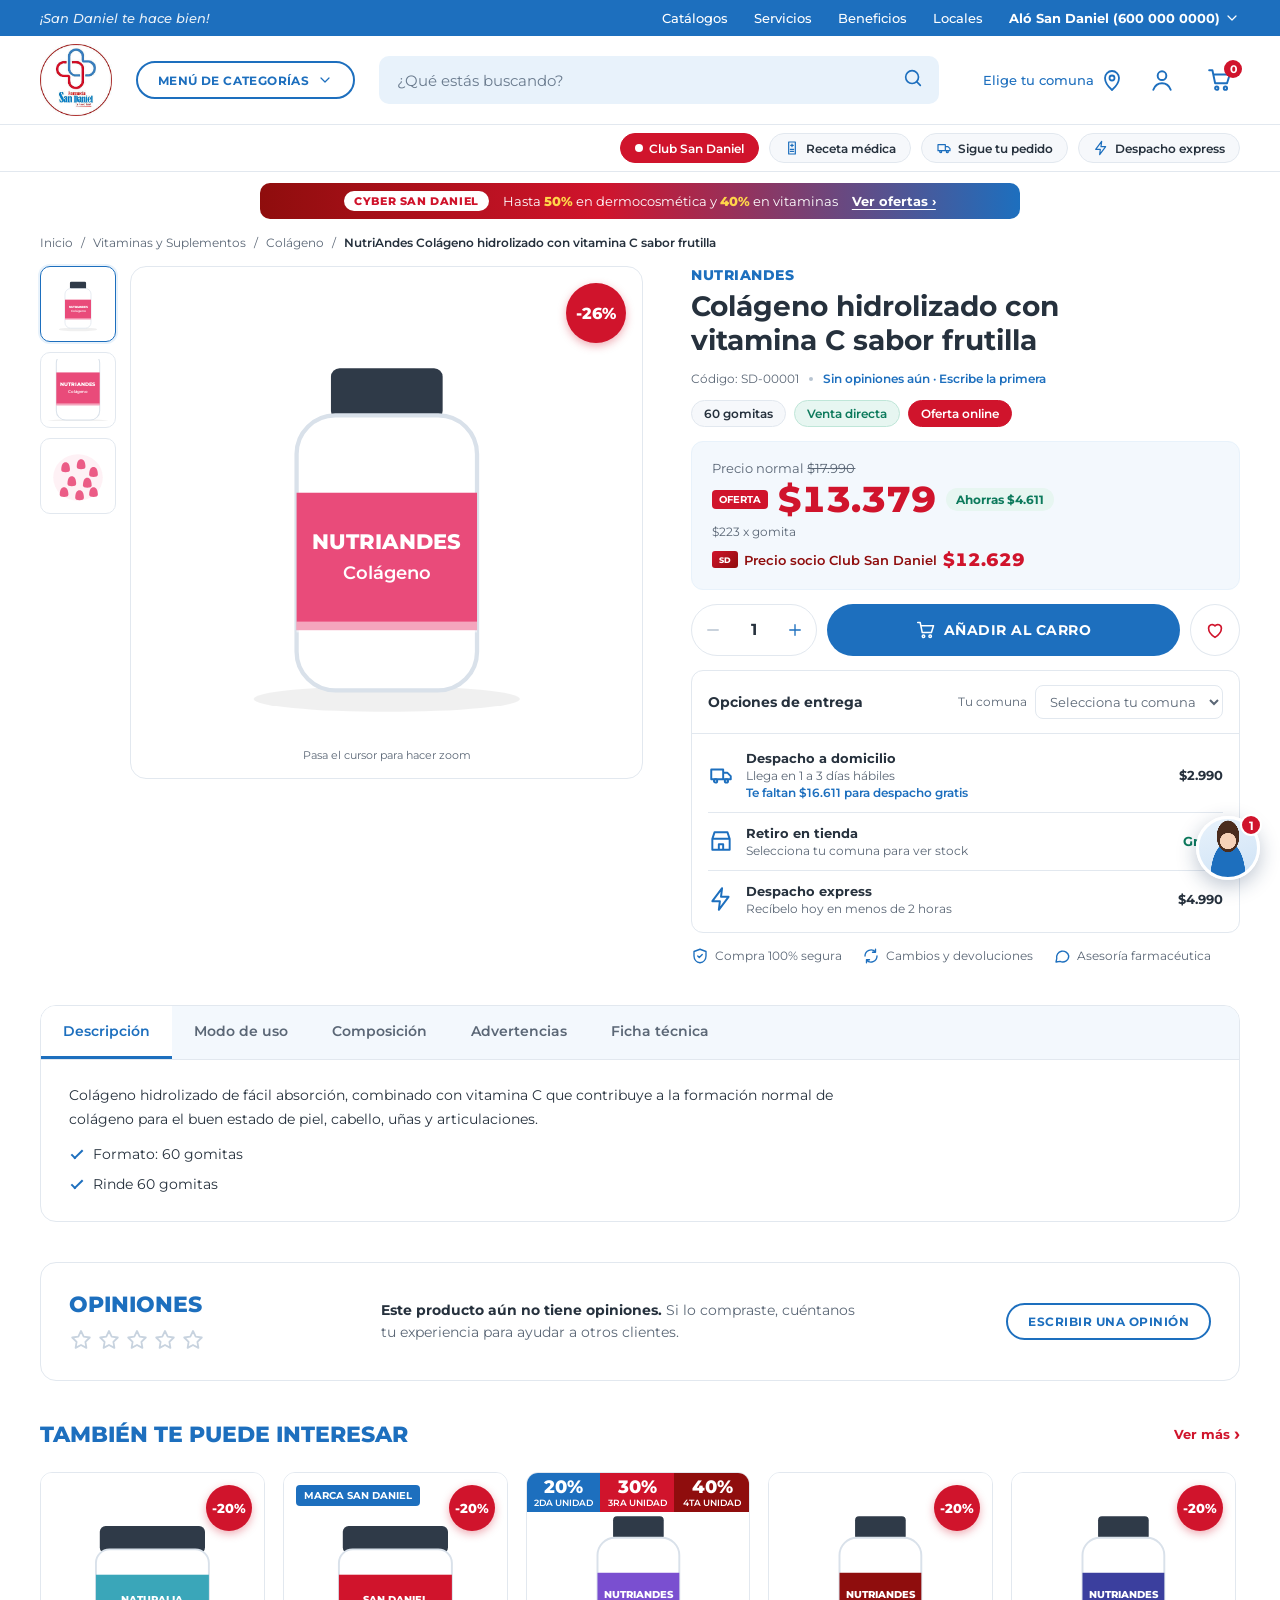
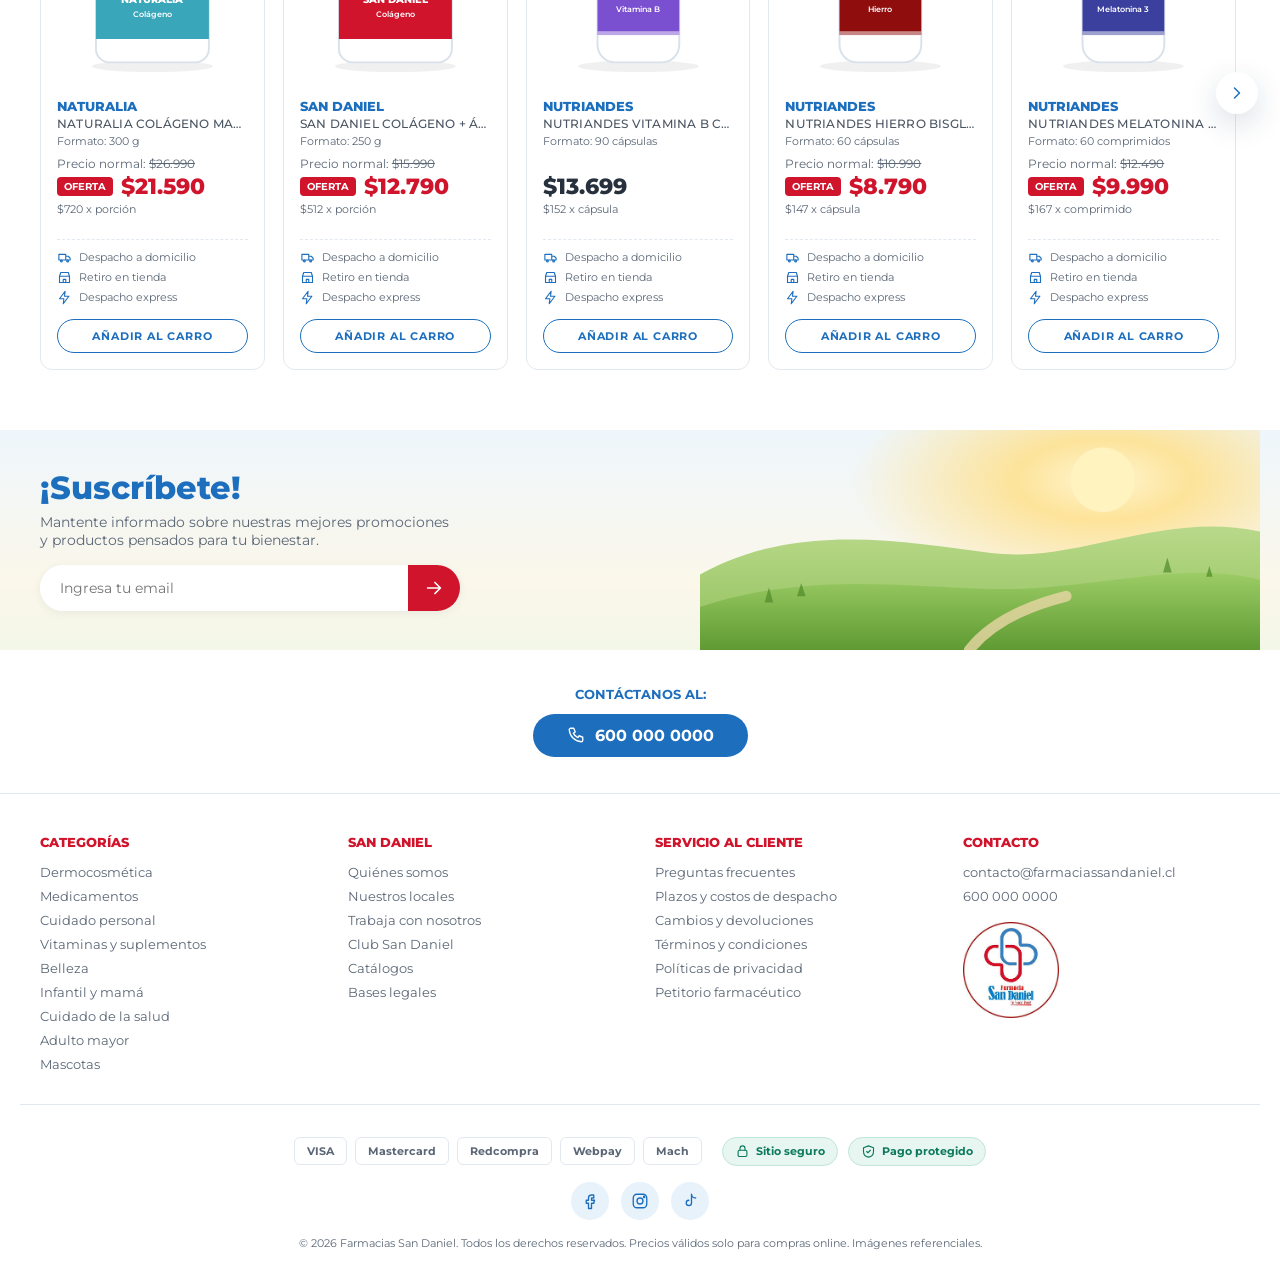
<file: producto.html>
<!doctype html>
<html lang="es">
<head>
  <meta charset="utf-8">
  <meta name="viewport" content="width=device-width, initial-scale=1">
  <title>Producto | Farmacias San Daniel</title>
  <meta name="description" content="Compra vitaminas y suplementos online en Farmacias San Daniel. Despacho a domicilio y retiro en tienda.">
  <link rel="icon" href="assets/logo.png">
  <link rel="preconnect" href="https://fonts.googleapis.com">
  <link rel="preconnect" href="https://fonts.gstatic.com" crossorigin>
  <link href="https://fonts.googleapis.com/css2?family=Montserrat:wght@400;500;600;700;800&display=swap" rel="stylesheet">
  <link rel="stylesheet" href="css/styles.css">
</head>
<body data-page="producto">

  <!-- ===== Barra superior ===== -->
  <aside class="topbar" aria-label="Información de contacto">
    <div class="container topbar__inner">
      <span class="topbar__claim">¡San Daniel te hace bien!</span>
      <nav class="topbar__links">
        <a href="#">Catálogos</a>
        <a href="#">Servicios</a>
        <a href="#">Beneficios</a>
        <a href="#">Locales</a>
        <details class="topbar__help">
          <summary class="topbar__phone">Aló San Daniel (600 000 0000)
            <svg viewBox="0 0 24 24" aria-hidden="true"><path d="M6 9l6 6 6-6"/></svg>
          </summary>
          <div class="topbar__help-pop">
            <strong>¿Necesitas ayuda?</strong>
            <dl>
              <div><dt>Teléfono</dt><dd>600 000 0000</dd></div>
              <div><dt>Horario</dt><dd>Lunes a domingo, 8:00 a 22:00</dd></div>
              <div><dt>Correo</dt><dd>contacto@farmaciassandaniel.cl</dd></div>
            </dl>
            <button type="button" class="btn-add btn-block" data-open-assist>Chatea con Dani</button>
          </div>
        </details>
      </nav>
    </div>
  </aside>

  <!-- ===== Header ===== -->
  <header class="header">
    <div class="container header__inner">
      <button class="icon-btn header__burger" id="burger" aria-label="Abrir menú">
        <svg viewBox="0 0 24 24"><path d="M3 6h18M3 12h18M3 18h18"/></svg>
      </button>

      <a href="index.html" class="header__logo" aria-label="Farmacias San Daniel - Inicio">
        <img src="assets/logo.png" alt="Farmacias San Daniel">
      </a>

      <button class="menu-btn" id="menuBtn" aria-expanded="false" aria-controls="megaMenu">
        Menú de categorías
        <svg viewBox="0 0 24 24" class="menu-btn__chev"><path d="M6 9l6 6 6-6"/></svg>
      </button>

      <form class="search" role="search">
        <input type="search" id="searchInput" placeholder="¿Qué estás buscando?" aria-label="Buscar productos">
        <button type="submit" aria-label="Buscar">
          <svg viewBox="0 0 24 24"><circle cx="11" cy="11" r="7"/><path d="M20 20l-4-4"/></svg>
        </button>
      </form>

      <div class="header__actions">
        <div class="location-wrap">
          <button class="location" id="locationBtn" aria-expanded="false" aria-controls="locationPop" aria-label="Elegir comuna">
            <span id="locationLabel">Elige tu comuna</span>
            <svg viewBox="0 0 24 24"><path d="M12 22s7-6.2 7-12a7 7 0 10-14 0c0 5.8 7 12 7 12z"/><circle cx="12" cy="10" r="2.5"/></svg>
          </button>
          <div class="location-pop" id="locationPop" hidden>
            <strong>¿Dónde quieres recibir tu pedido?</strong>
            <span>Te mostraremos precios de despacho y stock de tu comuna.</span>
            <div class="location-pop__list" id="locationList"></div>
          </div>
        </div>
        <button class="icon-btn" aria-label="Mi cuenta">
          <svg viewBox="0 0 24 24"><circle cx="12" cy="8" r="4"/><path d="M4 21c1.5-4 4.5-6 8-6s6.5 2 8 6"/></svg>
        </button>
        <a href="carro.html" class="icon-btn cart" aria-label="Ver carro de compras">
          <svg viewBox="0 0 24 24"><path d="M2 3h3l2.5 12h11L21 7H6.2"/><circle cx="9" cy="19.5" r="1.5"/><circle cx="17" cy="19.5" r="1.5"/></svg>
          <span class="cart__count" id="cartCount">0</span>
        </a>
      </div>
    </div>

    <!-- Accesos rápidos -->
    <div class="quicklinks">
      <div class="container quicklinks__inner">
        <a href="#" class="pill pill--brand"><span class="pill__dot"></span>Club San Daniel</a>
        <a href="#" class="pill">
          <svg viewBox="0 0 24 24"><path d="M7 3h10v18H7z"/><path d="M10 8h4M12 6v4M9.5 14h5M9.5 17h5"/></svg>Receta médica</a>
        <a href="#" class="pill">
          <svg viewBox="0 0 24 24"><path d="M3 7h11v9H3zM14 10h4l3 3v3h-7"/><circle cx="7" cy="17.5" r="1.5"/><circle cx="17" cy="17.5" r="1.5"/></svg>Sigue tu pedido</a>
        <a href="#" class="pill">
          <svg viewBox="0 0 24 24"><path d="M13 2L4 14h7l-1 8 9-12h-7z"/></svg>Despacho express</a>
      </div>
    </div>

    <!-- Mega menú -->
    <div class="mega" id="megaMenu" hidden>
      <div class="container">
        <div class="mega__box">
          <ul class="mega__cats" id="megaCats"></ul>
          <div class="mega__panel" id="megaPanel"></div>
        </div>
      </div>
    </div>
  </header>
  <div class="overlay" id="overlay" hidden></div>

  <!-- Franja promocional -->
  <aside aria-label="Promoción destacada">
  <a href="categoria.html?cat=rostro" class="promo-strip">
    <span class="promo-strip__tag">Cyber San Daniel</span>
    <span class="promo-strip__text">Hasta <b>50%</b> en dermocosmética y <b>40%</b> en vitaminas</span>
    <span class="promo-strip__cta">Ver ofertas ›</span>
  </a>
  </aside>

  <main class="container pdp-main">
    <!-- Migas de pan -->
    <nav class="breadcrumb" aria-label="Migas de pan" id="pdpCrumbs">
      <a href="index.html">Inicio</a>
    </nav>

    <div class="pdp" id="pdp">
      <!-- ===== Galería ===== -->
      <section class="gallery" aria-label="Imágenes del producto">
        <div class="gallery__thumbs" id="thumbs"></div>
        <div class="gallery__main" id="galleryMain">
          <div class="gallery__badges" id="galleryBadges"></div>
          <div class="gallery__zoom" id="zoom"></div>
          <span class="gallery__hint">Pasa el cursor para hacer zoom</span>
        </div>
      </section>

      <!-- ===== Información de compra ===== -->
      <section class="buy" aria-label="Información de compra">
        <a href="categoria.html" class="buy__brand" id="pdpBrand"></a>
        <h1 class="buy__name" id="pdpName"></h1>
        <div class="buy__meta">
          <span id="pdpSku"></span>
          <span class="buy__dot" aria-hidden="true"></span>
          <a href="#reviews" class="buy__reviews">Sin opiniones aún · Escribe la primera</a>
        </div>
        <div class="buy__tags" id="pdpTags"></div>

        <div class="buy__ribbon" id="pdpRibbon" hidden>
          <div><b>20%</b><span>2da unidad</span></div>
          <div><b>30%</b><span>3ra unidad</span></div>
          <div><b>40%</b><span>4ta unidad</span></div>
        </div>

        <div class="price-box" id="pdpPrice"></div>

        <div class="rx-alert" id="pdpRx" hidden>
          <svg viewBox="0 0 24 24"><path d="M7 3h10v18H7z"/><path d="M10 8h4M12 6v4M9.5 14h5M9.5 17h5"/></svg>
          <div>
            <strong>Requiere receta médica simple</strong>
            <span>Deberás adjuntar una foto de tu receta al finalizar la compra. Nuestro químico farmacéutico la validará antes del despacho.</span>
          </div>
        </div>

        <div class="buy__actions">
          <div class="qty" role="group" aria-label="Cantidad">
            <button type="button" id="qtyMinus" aria-label="Quitar una unidad"><svg viewBox="0 0 24 24"><path d="M5 12h14"/></svg></button>
            <input type="number" id="qtyInput" value="1" min="1" max="10" aria-label="Cantidad">
            <button type="button" id="qtyPlus" aria-label="Agregar una unidad"><svg viewBox="0 0 24 24"><path d="M12 5v14M5 12h14"/></svg></button>
          </div>
          <button class="btn-add" id="addBtn">
            <svg viewBox="0 0 24 24"><path d="M2 3h3l2.5 12h11L21 7H6.2"/><circle cx="9" cy="19.5" r="1.5"/><circle cx="17" cy="19.5" r="1.5"/></svg>
            Añadir al carro
          </button>
          <button class="btn-fav" id="favBtn" aria-pressed="false" aria-label="Guardar en favoritos">
            <svg viewBox="0 0 24 24"><path d="M12 20s-7-4.5-7-10a4 4 0 017-2.5A4 4 0 0119 10c0 5.5-7 10-7 10z"/></svg>
          </button>
        </div>
        <p class="qty__note" id="qtyNote"></p>

        <!-- Despacho -->
        <div class="delivery">
          <div class="delivery__head">
            <strong>Opciones de entrega</strong>
            <label class="delivery__commune">
              <span>Tu comuna</span>
              <select id="communeSelect">
                <option value="">Selecciona tu comuna</option>
                <option>Santiago</option><option>Providencia</option><option>Las Condes</option>
                <option>Ñuñoa</option><option>Maipú</option><option>La Florida</option>
                <option>Puente Alto</option><option>Vitacura</option><option>San Miguel</option>
              </select>
            </label>
          </div>
          <ul class="delivery__list" id="deliveryList"></ul>
        </div>

        <ul class="trust">
          <li><svg viewBox="0 0 24 24"><path d="M12 3l8 3v6c0 4.5-3.4 8.3-8 9-4.6-.7-8-4.5-8-9V6z"/><path d="M9 12l2 2 4-4"/></svg>Compra 100% segura</li>
          <li><svg viewBox="0 0 24 24"><path d="M4 12a8 8 0 0114-5.3M20 12a8 8 0 01-14 5.3M18 3v4h-4M6 21v-4h4"/></svg>Cambios y devoluciones</li>
          <li><svg viewBox="0 0 24 24"><path d="M21 12a8 8 0 01-11.6 7.1L4 20l1-4.6A8 8 0 1121 12z"/></svg>Asesoría farmacéutica</li>
        </ul>
      </section>
    </div>

    <!-- ===== Información detallada ===== -->
    <section class="info" aria-label="Información del producto">
      <div class="tabs" role="tablist" id="tabs">
        <button role="tab" id="tab-desc" aria-controls="panel-desc" aria-selected="true">Descripción</button>
        <button role="tab" id="tab-use" aria-controls="panel-use" aria-selected="false" tabindex="-1">Modo de uso</button>
        <button role="tab" id="tab-comp" aria-controls="panel-comp" aria-selected="false" tabindex="-1">Composición</button>
        <button role="tab" id="tab-warn" aria-controls="panel-warn" aria-selected="false" tabindex="-1">Advertencias</button>
        <button role="tab" id="tab-spec" aria-controls="panel-spec" aria-selected="false" tabindex="-1">Ficha técnica</button>
      </div>
      <div class="tab-panel" role="tabpanel" id="panel-desc" aria-labelledby="tab-desc"></div>
      <div class="tab-panel" role="tabpanel" id="panel-use" aria-labelledby="tab-use" hidden></div>
      <div class="tab-panel" role="tabpanel" id="panel-comp" aria-labelledby="tab-comp" hidden></div>
      <div class="tab-panel" role="tabpanel" id="panel-warn" aria-labelledby="tab-warn" hidden></div>
      <div class="tab-panel" role="tabpanel" id="panel-spec" aria-labelledby="tab-spec" hidden></div>
    </section>

    <!-- ===== Opiniones ===== -->
    <section class="reviews" id="reviews" aria-label="Opiniones">
      <div class="reviews__summary">
        <h2 class="section__title">Opiniones</h2>
        <div class="stars stars--empty" role="img" aria-label="Sin calificaciones">
          <svg viewBox="0 0 24 24"><path d="M12 3l2.7 5.6 6.1.9-4.4 4.3 1 6.1L12 17l-5.4 2.9 1-6.1L3.2 9.5l6.1-.9z"/></svg>
          <svg viewBox="0 0 24 24"><path d="M12 3l2.7 5.6 6.1.9-4.4 4.3 1 6.1L12 17l-5.4 2.9 1-6.1L3.2 9.5l6.1-.9z"/></svg>
          <svg viewBox="0 0 24 24"><path d="M12 3l2.7 5.6 6.1.9-4.4 4.3 1 6.1L12 17l-5.4 2.9 1-6.1L3.2 9.5l6.1-.9z"/></svg>
          <svg viewBox="0 0 24 24"><path d="M12 3l2.7 5.6 6.1.9-4.4 4.3 1 6.1L12 17l-5.4 2.9 1-6.1L3.2 9.5l6.1-.9z"/></svg>
          <svg viewBox="0 0 24 24"><path d="M12 3l2.7 5.6 6.1.9-4.4 4.3 1 6.1L12 17l-5.4 2.9 1-6.1L3.2 9.5l6.1-.9z"/></svg>
        </div>
      </div>
      <div class="reviews__empty">
        <p><strong>Este producto aún no tiene opiniones.</strong> Si lo compraste, cuéntanos tu experiencia para ayudar a otros clientes.</p>
        <button class="btn-outline" id="reviewBtn">Escribir una opinión</button>
      </div>
    </section>

    <!-- ===== Relacionados ===== -->
    <section class="section related">
      <div class="section__head">
        <h2 class="section__title">También te puede interesar</h2>
        <a href="categoria.html" class="section__more">Ver más</a>
      </div>
      <div class="rail" data-rail>
        <button class="rail__arrow rail__arrow--prev" aria-label="Anterior"><svg viewBox="0 0 24 24"><path d="M15 6l-6 6 6 6"/></svg></button>
        <div class="rail__track" id="railRelated"></div>
        <button class="rail__arrow rail__arrow--next" aria-label="Siguiente"><svg viewBox="0 0 24 24"><path d="M9 6l6 6-6 6"/></svg></button>
      </div>
    </section>
  </main>

  <!-- Barra de compra fija en móvil -->
  <div class="buybar" id="buybar">
    <div class="buybar__price" id="buybarPrice"></div>
    <button class="btn-add" id="buybarAdd">Añadir al carro</button>
  </div>

  <!-- ===== Suscripción ===== -->
  <section class="subscribe" aria-label="Suscripción">
    <div class="container subscribe__inner">
      <div class="subscribe__text">
        <h2>¡Suscríbete!</h2>
        <p>Mantente informado sobre nuestras mejores promociones y productos pensados para tu bienestar.</p>
        <form class="subscribe__form" id="subscribeForm">
          <input type="email" placeholder="Ingresa tu email" aria-label="Email" required>
          <button type="submit" aria-label="Suscribirme">
            <svg viewBox="0 0 24 24"><path d="M5 12h14M13 6l6 6-6 6"/></svg>
          </button>
        </form>
      </div>
      <div class="subscribe__art" aria-hidden="true">
        <svg viewBox="0 0 520 240" preserveAspectRatio="xMidYMax slice">
          <defs>
            <radialGradient id="sunGlow" cx="72%" cy="34%" r="45%">
              <stop offset="0" stop-color="#fff7d6"/>
              <stop offset=".35" stop-color="#ffe08a" stop-opacity=".85"/>
              <stop offset="1" stop-color="#ffe08a" stop-opacity="0"/>
            </radialGradient>
            <linearGradient id="hillBack" x1="0" y1="0" x2="0" y2="1">
              <stop offset="0" stop-color="#b9d98a"/><stop offset="1" stop-color="#8fbf5a"/>
            </linearGradient>
            <linearGradient id="hillFront" x1="0" y1="0" x2="0" y2="1">
              <stop offset="0" stop-color="#9ccc65"/><stop offset="1" stop-color="#5f9a32"/>
            </linearGradient>
          </defs>
          <rect width="520" height="240" fill="url(#sunGlow)"/>
          <circle cx="374" cy="82" r="30" fill="#fff3c0"/>
          <path d="M0 170 C90 120 190 140 270 150 S430 110 520 130 V240 H0z" fill="url(#hillBack)"/>
          <path d="M0 200 C120 160 230 190 320 182 S460 160 520 175 V240 H0z" fill="url(#hillFront)"/>
          <path d="M250 240 C270 215 300 200 340 190" stroke="#e9d7a6" stroke-width="10" fill="none" stroke-linecap="round" opacity=".8"/>
          <g fill="#4f8a28" opacity=".7">
            <path d="M60 196 l4 -14 l4 14z"/><path d="M90 190 l4 -12 l4 12z"/><path d="M430 168 l4 -14 l4 14z"/><path d="M470 172 l3 -10 l3 10z"/>
          </g>
        </svg>
      </div>
    </div>
  </section>

  <!-- ===== Contacto ===== -->
  <section class="contact" aria-label="Contacto">
    <h3>Contáctanos al:</h3>
    <a href="tel:6000000000" class="contact__btn">
      <svg viewBox="0 0 24 24"><path d="M5 3h4l2 5-2.5 1.5a11 11 0 006 6L16 13l5 2v4a2 2 0 01-2 2A17 17 0 013 5a2 2 0 012-2z"/></svg>
      600 000 0000
    </a>
  </section>

  <!-- ===== Footer ===== -->
  <footer class="footer">
    <div class="container footer__cols">
      <div class="footer__col">
        <h4>Categorías</h4>
        <a href="categoria.html?cat=rostro">Dermocosmética</a><a href="categoria.html?cat=medicamentos">Medicamentos</a><a href="categoria.html?cat=cuidado-personal">Cuidado personal</a>
        <a href="categoria.html?cat=vitaminas">Vitaminas y suplementos</a><a href="categoria.html?cat=belleza">Belleza</a><a href="categoria.html?cat=infantil">Infantil y mamá</a>
        <a href="categoria.html?cat=salud">Cuidado de la salud</a><a href="categoria.html?cat=adulto-mayor">Adulto mayor</a><a href="categoria.html?cat=mascotas">Mascotas</a>
      </div>
      <div class="footer__col">
        <h4>San Daniel</h4>
        <a href="#">Quiénes somos</a><a href="#">Nuestros locales</a><a href="#">Trabaja con nosotros</a>
        <a href="#">Club San Daniel</a><a href="#">Catálogos</a><a href="#">Bases legales</a>
      </div>
      <div class="footer__col">
        <h4>Servicio al cliente</h4>
        <a href="#">Preguntas frecuentes</a><a href="#">Plazos y costos de despacho</a><a href="#">Cambios y devoluciones</a>
        <a href="#">Términos y condiciones</a><a href="#">Políticas de privacidad</a><a href="#">Petitorio farmacéutico</a>
      </div>
      <div class="footer__col">
        <h4>Contacto</h4>
        <a href="mailto:contacto@farmaciassandaniel.cl">contacto@farmaciassandaniel.cl</a>
        <a href="tel:6000000000">600 000 0000</a>
        <img src="assets/logo.png" alt="Farmacias San Daniel" class="footer__logo">
      </div>
    </div>

    <div class="container footer__bottom">
      <div class="footer__trust">
        <div class="payments">
          <span>VISA</span><span>Mastercard</span><span>Redcompra</span><span>Webpay</span><span>Mach</span>
        </div>
        <div class="seals">
          <span class="seal"><svg viewBox="0 0 24 24" aria-hidden="true"><rect x="5" y="10" width="14" height="10" rx="2"/><path d="M8 10V7a4 4 0 018 0v3"/></svg>Sitio seguro</span>
          <span class="seal"><svg viewBox="0 0 24 24" aria-hidden="true"><path d="M12 3l8 3v6c0 4.5-3.4 8.3-8 9-4.6-.7-8-4.5-8-9V6z"/><path d="M9 12l2 2 4-4"/></svg>Pago protegido</span>
        </div>
      </div>
      <div class="social">
        <a href="#" aria-label="Facebook"><svg viewBox="0 0 24 24"><path d="M14 8h3V4h-3a4 4 0 00-4 4v3H7v4h3v7h4v-7h3l1-4h-4V8z"/></svg></a>
        <a href="#" aria-label="Instagram"><svg viewBox="0 0 24 24"><rect x="3" y="3" width="18" height="18" rx="5"/><circle cx="12" cy="12" r="4"/><circle cx="17.5" cy="6.5" r=".8"/></svg></a>
        <a href="#" aria-label="TikTok"><svg viewBox="0 0 24 24"><path d="M14 3v11.5a3.5 3.5 0 11-3.5-3.5M14 3c.5 3 2.5 5 5.5 5"/></svg></a>
      </div>
      <p class="legal">© 2026 Farmacias San Daniel. Todos los derechos reservados. Precios válidos solo para compras online. Imágenes referenciales.</p>
    </div>
  </footer>

  <div class="toast" id="toast" role="status" aria-live="polite"></div>

  <script src="js/data.js"></script>
  <script src="js/common.js"></script>
  <script src="js/producto.js"></script>
</body>
</html>
</file>
<file: css/styles.css>
/* =========================================================
   Farmacias San Daniel - estilos
   Paleta tomada del logo
   ========================================================= */
:root {
  color-scheme: light;
  --blue: #1d6fbe;
  --blue-dark: #134f8e;
  --blue-light: #e8f2fb;
  --blue-soft: #f3f8fd;
  --red: #d0142c;
  --red-dark: #8f0d0d;
  --text: #26313d;
  --muted: #5b6776;
  --border: #e2e8ef;
  --bg: #f6f8fb;
  --white: #fff;
  --radius: 12px;
  --shadow: 0 2px 10px rgba(20, 50, 90, .07);
  --shadow-lg: 0 10px 30px rgba(20, 50, 90, .16);
  --font: 'Montserrat', system-ui, -apple-system, 'Segoe UI', Arial, sans-serif;
}

*, *::before, *::after { box-sizing: border-box; }
html { scroll-behavior: smooth; }
body {
  margin: 0;
  font-family: var(--font);
  font-size: 14px;
  color: var(--text);
  background: var(--white);
  -webkit-font-smoothing: antialiased;
}
body.no-scroll { overflow: hidden; }
a { color: inherit; text-decoration: none; }
button, input, select { font: inherit; color: inherit; }
button { cursor: pointer; background: none; border: 0; padding: 0; }
img { max-width: 100%; display: block; }
svg { fill: none; stroke: currentColor; stroke-width: 1.8; stroke-linecap: round; stroke-linejoin: round; }
[hidden] { display: none !important; }

.container { width: 100%; max-width: 1240px; margin: 0 auto; padding: 0 20px; }
.muted { color: var(--muted); font-size: 12px; }

/* ---------- Barra superior ---------- */
.topbar { background: var(--blue); color: #fff; font-size: 13px; font-weight: 500; }
.topbar__inner { display: flex; align-items: center; justify-content: space-between; height: 36px; }
.topbar__claim { font-style: italic; opacity: .9; }
.topbar__links { display: flex; gap: 26px; }
.topbar__links a:hover { text-decoration: underline; }
.topbar__phone { font-weight: 700; }

/* ---------- Header ---------- */
.header { background: #fff; position: sticky; top: env(safe-area-inset-top, 0px); z-index: 50; box-shadow: 0 1px 0 var(--border); }
.header__inner { display: flex; align-items: center; gap: 24px; height: 88px; }
.header__logo img { width: 72px; height: 72px; object-fit: contain; }
.icon-btn.header__burger { display: none; }

.menu-btn {
  display: flex; align-items: center; gap: 8px; flex-shrink: 0;
  border: 2px solid var(--blue); color: var(--blue);
  border-radius: 999px; padding: 9px 20px;
  font-size: 12px; font-weight: 700; text-transform: uppercase; letter-spacing: .4px;
  transition: background .2s, color .2s;
}
.menu-btn svg { width: 16px; height: 16px; transition: transform .2s; }
.menu-btn:hover, .menu-btn.is-open { background: var(--blue); color: #fff; }
.menu-btn.is-open svg { transform: rotate(180deg); }

.search { flex: 1; position: relative; max-width: 560px; }
.search input {
  width: 100%; height: 48px; border: 0; border-radius: 10px;
  background: var(--blue-light); padding: 0 52px 0 18px; font-size: 15px; outline: none;
  transition: box-shadow .2s;
}
.search input::placeholder { color: #6a7b8e; }
.search input:focus { box-shadow: 0 0 0 2px var(--blue); background: #fff; }
.search button { position: absolute; right: 8px; top: 50%; transform: translateY(-50%); width: 36px; height: 36px; color: var(--blue); }
.search button svg { width: 22px; height: 22px; }

.header__actions { display: flex; align-items: center; gap: 18px; margin-left: auto; }
.location { display: flex; align-items: center; gap: 6px; color: var(--blue); font-size: 13px; font-weight: 500; }
.location svg { width: 24px; height: 24px; }
.icon-btn { width: 40px; height: 40px; display: grid; place-items: center; color: var(--blue); border-radius: 50%; position: relative; }
.icon-btn:hover { background: var(--blue-light); }
.icon-btn svg { width: 26px; height: 26px; }
.cart__count {
  position: absolute; top: 0; right: -2px; min-width: 18px; height: 18px; border-radius: 9px;
  background: var(--red); color: #fff; font-size: 11px; font-weight: 700;
  display: grid; place-items: center; padding: 0 4px;
}
.cart__count.bump { animation: bump .35s ease; }
@keyframes bump { 50% { transform: scale(1.35); } }

/* Accesos rápidos */
.quicklinks { border-top: 1px solid var(--border); background: #fff; }
.quicklinks__inner { display: flex; justify-content: flex-end; gap: 10px; padding-top: 8px; padding-bottom: 8px; overflow-x: auto; scrollbar-width: none; }
.pill {
  display: inline-flex; align-items: center; gap: 6px; white-space: nowrap;
  background: var(--bg); border: 1px solid var(--border); border-radius: 999px;
  padding: 6px 14px; font-size: 12px; font-weight: 600; color: var(--text);
  transition: border-color .2s, color .2s;
}
.pill:hover { border-color: var(--blue); color: var(--blue); }
.pill svg { width: 16px; height: 16px; color: var(--blue); }
.pill--brand { background: var(--red); border-color: var(--red); color: #fff; }
.pill--brand:hover { color: #fff; background: var(--red-dark); border-color: var(--red-dark); }
.pill__dot { width: 8px; height: 8px; border-radius: 50%; background: #fff; }

/* ---------- Mega menú ---------- */
.mega { position: absolute; left: 0; right: 0; top: calc(100% - 46px); z-index: 60; }
.mega__box {
  display: flex; max-width: 980px; margin-left: 92px;
  background: #fff; border-radius: var(--radius); box-shadow: var(--shadow-lg); overflow: hidden;
  animation: drop .18s ease;
}
@keyframes drop { from { opacity: 0; transform: translateY(-6px); } }
.mega__cats { list-style: none; margin: 0; padding: 10px 0; width: 330px; flex-shrink: 0; max-height: 470px; overflow-y: auto; border-right: 1px solid var(--border); }
.mega__cat {
  width: 100%; display: flex; align-items: center; gap: 14px; text-align: left;
  padding: 12px 20px; font-size: 13px; font-weight: 500; text-transform: uppercase; color: var(--blue-dark);
  border-left: 4px solid transparent; transition: background .15s;
}
.mega__icon { width: 26px; height: 26px; color: var(--blue); flex-shrink: 0; stroke-width: 1.5; }
.mega__arrow { width: 16px; height: 16px; margin-left: auto; opacity: 0; color: var(--blue); }
.mega__cat:hover, .mega__cat.is-active { background: var(--blue-light); font-weight: 700; }
.mega__cat.is-active { border-left-color: var(--blue); }
.mega__cat.is-active .mega__arrow { opacity: 1; }

.mega__panel { flex: 1; background: var(--blue-light); padding: 24px 30px; max-height: 470px; overflow-y: auto; }
.mega__panel-head { display: flex; align-items: center; gap: 10px; margin-bottom: 14px; }
.mega__back { display: none; }
.mega__all { font-size: 12px; font-weight: 700; color: var(--red); text-transform: uppercase; }
.mega__all:hover { text-decoration: underline; }
.mega__groups { display: grid; grid-template-columns: repeat(3, 1fr); gap: 24px 28px; }
.mega__group { display: flex; flex-direction: column; gap: 6px; }
.mega__group a { color: var(--muted); font-size: 14px; }
.mega__group a:hover { color: var(--blue); }
.mega__group .mega__group-title { color: var(--blue); font-weight: 700; font-size: 14px; text-transform: uppercase; margin-bottom: 4px; line-height: 1.25; }

.overlay { position: fixed; inset: 0; background: rgba(15, 30, 50, .35); z-index: 40; }

/* ---------- Main ---------- */
.main { padding-top: 16px; padding-bottom: 40px; }
.breadcrumb { display: flex; gap: 8px; font-size: 12px; color: var(--muted); margin-bottom: 14px; }
.breadcrumb a:hover { color: var(--blue); }
.breadcrumb [aria-current] { color: var(--text); font-weight: 600; }

/* Banners */
.banners { display: grid; grid-template-columns: 2fr 1fr; gap: 16px; margin-bottom: 24px; }
.banner { position: relative; border-radius: var(--radius); overflow: hidden; min-height: 170px; color: #fff; display: flex; transition: transform .2s, box-shadow .2s; }
.banner:hover { transform: translateY(-2px); box-shadow: var(--shadow-lg); }
.banner--main { background: linear-gradient(110deg, var(--blue-dark) 0%, var(--blue) 55%, #3d8fd8 100%); padding: 22px 28px; align-items: center; }
.banner--side { background: linear-gradient(135deg, var(--red) 0%, var(--red-dark) 100%); flex-direction: column; justify-content: flex-end; padding: 20px 24px; }
.banner__text { display: flex; flex-direction: column; z-index: 1; }
.banner__kicker { font-weight: 800; font-size: 18px; text-transform: uppercase; letter-spacing: .3px; }
.banner__sub { font-size: 12px; opacity: .85; text-transform: uppercase; }
.banner__big { font-size: 84px; font-weight: 800; line-height: .95; display: flex; align-items: flex-start; letter-spacing: -2px; }
.banner__big small { font-size: 34px; display: flex; flex-direction: column; margin-top: 8px; letter-spacing: 0; }
.banner__big em { font-style: normal; font-size: 14px; font-weight: 600; }
.banner__big--sm { font-size: 64px; }
.banner__badge {
  position: absolute; top: 18px; left: 44%; z-index: 1;
  background: #fff; color: var(--blue); border-radius: 8px; padding: 6px 14px; transform: rotate(-4deg);
  display: flex; flex-direction: column; line-height: 1; box-shadow: 0 4px 12px rgba(0,0,0,.15);
}
.banner__badge strong { font-size: 18px; font-weight: 800; text-transform: uppercase; }
.banner__badge span { font-size: 13px; font-weight: 700; color: var(--red); text-transform: uppercase; }
.banner__badge--light { position: static; align-self: flex-start; margin-bottom: auto; }
.banner__art { position: absolute; right: 30px; bottom: 0; display: flex; align-items: flex-end; gap: 10px; }
.b-bottle { display: block; width: 58px; border-radius: 12px 12px 4px 4px; background: #fff; position: relative; box-shadow: 0 6px 16px rgba(0,0,0,.18); }
.b-bottle::before { content: ''; position: absolute; left: 12px; right: 12px; top: -14px; height: 16px; background: #2f3a48; border-radius: 4px 4px 0 0; }
.b-bottle::after { content: ''; position: absolute; left: 0; right: 0; top: 30%; height: 40%; background: var(--c); }
.b-bottle--1 { height: 110px; --c: var(--red); }
.b-bottle--2 { height: 140px; width: 74px; --c: #f5b400; }
.b-bottle--3 { height: 96px; --c: #14a37f; }

/* Título + controles */
.listing-head { display: flex; align-items: flex-end; justify-content: space-between; gap: 16px; margin-bottom: 18px; scroll-margin-top: 150px; }
.listing-head h1 { margin: 0; font-size: 22px; font-weight: 800; color: var(--blue); text-transform: uppercase; }
.listing-head__controls { display: flex; gap: 12px; align-items: flex-end; }
.select { display: flex; flex-direction: column; gap: 3px; font-size: 11px; color: var(--muted); font-weight: 600; }
.select select {
  appearance: none; border: 1px solid var(--border); border-radius: 8px; background: #fff;
  padding: 9px 34px 9px 12px; font-size: 13px; font-weight: 500; color: var(--text); min-width: 170px; cursor: pointer;
  background-image: url("data:image/svg+xml,%3Csvg xmlns='http://www.w3.org/2000/svg' viewBox='0 0 24 24' fill='none' stroke='%231d6fbe' stroke-width='2.2' stroke-linecap='round'%3E%3Cpath d='M6 9l6 6 6-6'/%3E%3C/svg%3E");
  background-repeat: no-repeat; background-position: right 10px center; background-size: 16px;
}
.select select:focus { outline: 2px solid var(--blue); outline-offset: 1px; }
.btn-filters { display: none; align-items: center; gap: 6px; border: 1px solid var(--blue); color: var(--blue); border-radius: 8px; padding: 9px 14px; font-weight: 700; font-size: 13px; }
.btn-filters svg { width: 18px; height: 18px; }

/* ---------- Layout listado ---------- */
.listing { display: grid; grid-template-columns: 250px 1fr; gap: 24px; align-items: start; }

/* Filtros */
.filters { background: #fff; border: 1px solid var(--border); border-radius: var(--radius); padding: 18px 16px; position: sticky; top: 150px; max-height: calc(100vh - 170px); overflow-y: auto; scrollbar-width: thin; }
.filters__mobile-head, .filters .filters__apply { display: none; }
.filter { padding-bottom: 16px; margin-bottom: 16px; border-bottom: 1px solid var(--border); }
.filter__title { margin: 0 0 10px; font-size: 12px; font-weight: 700; text-transform: uppercase; color: var(--text); letter-spacing: .3px; }
.filter__cats { list-style: none; margin: 0 0 10px; padding: 0; }
.filter__cats button { width: 100%; display: flex; align-items: center; justify-content: space-between; padding: 5px 8px; border-radius: 6px; font-size: 13px; color: var(--muted); text-align: left; }
.filter__cats button:hover { color: var(--blue); background: var(--blue-soft); }
.filter__cats button.is-active { color: var(--blue); font-weight: 700; background: var(--blue-light); }

.count { margin-left: auto; min-width: 26px; padding: 1px 6px; border-radius: 6px; background: var(--bg); color: var(--muted); font-size: 11px; font-weight: 600; text-align: center; }

.check, .radio { display: flex; align-items: center; gap: 8px; padding: 5px 2px; font-size: 13px; cursor: pointer; color: var(--text); }
.check input, .radio input { position: absolute; opacity: 0; pointer-events: none; }
.check__box { width: 16px; height: 16px; border: 1.5px solid #b8c4d1; border-radius: 4px; flex-shrink: 0; display: grid; place-items: center; transition: all .15s; }
.check input:checked + .check__box { background: var(--blue); border-color: var(--blue); }
.check input:checked + .check__box::after { content: ''; width: 8px; height: 4px; border: 2px solid #fff; border-top: 0; border-right: 0; transform: rotate(-45deg) translate(1px, -1px); }
.check input:focus-visible + .check__box, .radio input:focus-visible + .radio__dot { outline: 2px solid var(--blue); outline-offset: 2px; }
.check.is-disabled { opacity: .45; cursor: default; }
.radio__dot { width: 16px; height: 16px; border: 1.5px solid #b8c4d1; border-radius: 50%; flex-shrink: 0; display: grid; place-items: center; }
.radio input:checked + .radio__dot { border-color: var(--blue); }
.radio input:checked + .radio__dot::after { content: ''; width: 8px; height: 8px; border-radius: 50%; background: var(--blue); }

.check--brand { font-size: 12px; flex-wrap: wrap; background: var(--blue-soft); border-radius: 8px; padding: 8px; }
.tag-brand { background: var(--red); color: #fff; font-weight: 700; font-size: 11px; padding: 2px 8px; border-radius: 4px; }

.filter__search { position: relative; margin-bottom: 8px; }
.filter__search input { width: 100%; border: 1px solid var(--border); border-radius: 8px; padding: 8px 32px 8px 10px; font-size: 13px; outline: none; }
.filter__search input:focus { border-color: var(--blue); }
.filter__search svg { position: absolute; right: 9px; top: 50%; transform: translateY(-50%); width: 16px; height: 16px; color: var(--blue); }
.filter__scroll { max-height: 190px; overflow-y: auto; scrollbar-width: thin; padding-right: 4px; }

.btn-outline { border: 2px solid var(--blue); color: var(--blue); border-radius: 999px; padding: 9px 20px; font-size: 12px; font-weight: 700; text-transform: uppercase; letter-spacing: .5px; transition: all .2s; }
.btn-outline:hover { background: var(--blue); color: #fff; }
.btn-primary { background: var(--blue); color: #fff; border-radius: 999px; padding: 12px 20px; font-weight: 700; }
.btn-block { display: block; width: 100%; }

/* Resultados */
.results__bar { display: flex; align-items: center; gap: 12px; flex-wrap: wrap; min-height: 30px; margin-bottom: 14px; font-size: 13px; color: var(--muted); }
.results__bar b { color: var(--text); }
.chips { display: flex; gap: 6px; flex-wrap: wrap; }
.chip { display: inline-flex; align-items: center; gap: 4px; background: var(--blue-light); color: var(--blue); border-radius: 999px; padding: 4px 8px 4px 12px; font-size: 12px; font-weight: 600; }
.chip svg { width: 14px; height: 14px; }
.chip:hover { background: var(--blue); color: #fff; }

.grid { display: grid; grid-template-columns: repeat(3, 1fr); gap: 18px; }

/* Tarjeta de producto */
.card {
  background: #fff; border: 1px solid var(--border); border-radius: var(--radius);
  display: flex; flex-direction: column; overflow: hidden; position: relative;
  transition: box-shadow .2s, transform .2s, border-color .2s;
}
.card:hover { box-shadow: var(--shadow-lg); transform: translateY(-3px); border-color: transparent; }
.ribbon { display: grid; grid-template-columns: repeat(3, 1fr); background: linear-gradient(90deg, var(--blue) 0%, var(--blue) 33%, var(--red) 33%, var(--red) 66%, var(--red-dark) 66%); color: #fff; }
.ribbon span { display: flex; flex-direction: column; align-items: center; padding: 5px 2px 4px; font-size: 9px; text-transform: uppercase; font-weight: 600; line-height: 1.1; }
.ribbon b { font-size: 18px; font-weight: 800; }

.card__img { display: block; position: relative; aspect-ratio: 1 / .85; padding: 14px 14px 0; background: #fff; }
.card__img svg { width: 100%; height: 100%; stroke: none; }
.badge-off { position: absolute; top: 12px; right: 12px; z-index: 1; width: 46px; height: 46px; border-radius: 50%; background: var(--red); color: #fff; font-weight: 800; font-size: 13px; display: grid; place-items: center; box-shadow: 0 3px 8px rgba(208,20,44,.35); }
.badge-own { position: absolute; top: 12px; left: 12px; z-index: 1; background: var(--blue); color: #fff; font-size: 10px; font-weight: 700; padding: 4px 8px; border-radius: 4px; text-transform: uppercase; }

.card__body { padding: 12px 16px 16px; display: flex; flex-direction: column; flex: 1; }
.card__brand { color: var(--blue); font-weight: 800; font-size: 13px; text-transform: uppercase; }
.card__name { font-size: 13px; font-weight: 500; color: var(--text); line-height: 1.35; margin: 2px 0 4px; min-height: 35px; display: -webkit-box; -webkit-line-clamp: 2; -webkit-box-orient: vertical; overflow: hidden; }
.card__name:hover { color: var(--blue); }
.card__format { font-size: 11px; color: var(--muted); margin-bottom: 8px; }
.card__normal { font-size: 12px; color: var(--muted); }
.card__price { display: flex; align-items: center; gap: 8px; margin: 2px 0; }
.card__price strong { font-size: 22px; font-weight: 800; color: var(--text); }
.tag-offer { background: var(--red); color: #fff; font-size: 10px; font-weight: 700; padding: 3px 7px; border-radius: 4px; text-transform: uppercase; }
.card__price .tag-offer + strong { color: var(--red); }
.card__unit { font-size: 11px; color: var(--muted); }

.card__ship { list-style: none; margin: 12px 0 14px; padding: 10px 0 0; border-top: 1px dashed var(--border); display: flex; flex-direction: column; gap: 5px; }
.card__ship li { display: flex; align-items: center; gap: 7px; font-size: 11px; color: var(--muted); }
.card__ship svg { width: 15px; height: 15px; color: var(--blue); flex-shrink: 0; }
.card__ship .is-rx { color: var(--red-dark); font-weight: 600; }
.card__ship .is-rx svg { color: var(--red); }

.btn-cart { margin-top: auto; border: 2px solid var(--blue); color: var(--blue); border-radius: 999px; padding: 10px; font-size: 12px; font-weight: 700; text-transform: uppercase; letter-spacing: .5px; transition: all .2s; }
.btn-cart:hover { background: var(--blue); color: #fff; }
.btn-cart.is-added { background: #14a37f; border-color: #14a37f; color: #fff; }

.empty { text-align: center; padding: 60px 20px; color: var(--muted); border: 1px dashed var(--border); border-radius: var(--radius); }

/* Paginación */
.pagination { display: flex; justify-content: center; align-items: center; gap: 8px; margin-top: 32px; }
.pg { min-width: 36px; height: 36px; border-radius: 50%; display: grid; place-items: center; font-weight: 600; font-size: 13px; color: var(--blue); border: 1px solid var(--border); transition: all .15s; }
.pg:hover:not(:disabled) { border-color: var(--blue); }
.pg.is-active { background: var(--blue); color: #fff; border-color: var(--blue); }
.pg:disabled { opacity: .35; cursor: default; }
.pg svg { width: 16px; height: 16px; }
.pg--next { display: flex; gap: 4px; border-radius: 999px; padding: 0 14px; }

/* SEO */
.seo { margin-top: 48px; font-size: 12px; line-height: 1.7; color: var(--muted); max-width: 980px; }

/* ---------- Suscripción ---------- */
.subscribe { background: linear-gradient(100deg, var(--blue-light) 0%, #fff 60%, #fdecef 100%); overflow: hidden; }
.subscribe__inner { display: flex; align-items: center; justify-content: space-between; min-height: 220px; }
.subscribe__text h2 { margin: 0 0 6px; font-size: 32px; font-weight: 800; color: var(--blue); }
.subscribe__text p { margin: 0 0 16px; color: var(--muted); max-width: 420px; }
.subscribe__form { display: flex; max-width: 420px; background: #fff; border-radius: 999px; box-shadow: var(--shadow); overflow: hidden; }
.subscribe__form input { flex: 1; border: 0; padding: 14px 20px; outline: none; min-width: 0; }
.subscribe__form button { width: 52px; background: var(--red); color: #fff; display: grid; place-items: center; }
.subscribe__form button svg { width: 22px; height: 22px; }
.subscribe__art svg { width: 180px; height: 180px; fill: var(--red); stroke: none; opacity: .12; transform: rotate(12deg); }

/* ---------- Contacto ---------- */
.contact { text-align: center; padding: 36px 20px; border-bottom: 1px solid var(--border); }
.contact h3 { margin: 0 0 12px; font-size: 13px; text-transform: uppercase; color: var(--blue); font-weight: 700; }
.contact__btn { display: inline-flex; align-items: center; gap: 10px; background: var(--blue); color: #fff; font-weight: 700; font-size: 16px; padding: 12px 34px; border-radius: 999px; transition: background .2s; }
.contact__btn:hover { background: var(--blue-dark); }
.contact__btn svg { width: 18px; height: 18px; }

/* ---------- Footer ---------- */
.footer { background: #fff; padding-top: 40px; }
.footer__cols { display: grid; grid-template-columns: repeat(4, 1fr); gap: 30px; }
.footer__col { display: flex; flex-direction: column; gap: 8px; }
.footer__col h4 { margin: 0 0 6px; font-size: 13px; font-weight: 800; text-transform: uppercase; color: var(--red); }
.footer__col a { font-size: 13px; color: var(--muted); }
.footer__col a:hover { color: var(--blue); }
.footer__logo { width: 96px; margin-top: 10px; }
.footer__bottom { display: flex; flex-direction: column; align-items: center; gap: 16px; padding-top: 32px; padding-bottom: 28px; margin-top: 32px; border-top: 1px solid var(--border); }
.payments { display: flex; flex-wrap: wrap; justify-content: center; gap: 8px; }
.payments span { border: 1px solid var(--border); border-radius: 6px; padding: 6px 12px; font-size: 11px; font-weight: 700; color: var(--muted); }
.social { display: flex; gap: 12px; }
.social a { width: 38px; height: 38px; border-radius: 50%; background: var(--blue-light); color: var(--blue); display: grid; place-items: center; transition: all .2s; }
.social a:hover { background: var(--blue); color: #fff; }
.social svg { width: 18px; height: 18px; }
.legal { margin: 0; font-size: 11px; color: var(--muted); text-align: center; }

/* Toast */
.toast {
  position: fixed; left: 50%; bottom: 24px; transform: translate(-50%, 140%); z-index: 100;
  background: var(--text); color: #fff; padding: 12px 20px; border-radius: 10px; font-size: 13px;
  box-shadow: var(--shadow-lg); max-width: calc(100% - 32px);
  opacity: 0; visibility: hidden; pointer-events: none; transition: transform .3s ease, opacity .3s, visibility .3s;
}
.toast.is-visible { transform: translate(-50%, 0); opacity: 1; visibility: visible; }

/* =========================================================
   Responsive
   ========================================================= */
@media (max-width: 1100px) {
  .location span { display: none; }
  .banner__art { display: none; }
  .banner__badge { left: auto; right: 24px; }
}

@media (max-width: 900px) {
  .topbar__claim { display: none; }
  .topbar__links { gap: 16px; overflow-x: auto; scrollbar-width: none; white-space: nowrap; width: 100%; justify-content: flex-end; }

  .header__inner { flex-wrap: wrap; height: auto; padding-top: 10px; padding-bottom: 10px; gap: 10px 12px; }
  .header { position: relative; }
  .icon-btn.header__burger { display: grid; }
  .header__logo img { width: 54px; height: 54px; }
  .menu-btn { display: none; }
  .search { order: 5; flex-basis: 100%; max-width: none; }
  .search input { height: 44px; }
  .header__actions { gap: 4px; }
  .quicklinks__inner { justify-content: flex-start; }

  /* Mega menú como panel lateral */
  .mega { position: fixed; inset: 0 auto 0 0; width: min(360px, 88vw); top: 0; z-index: 70; }
  .mega .container { padding: 0; height: 100%; }
  .mega__box { margin: 0; height: 100%; border-radius: 0; max-width: none; position: relative; }
  .mega__cats { width: 100%; max-height: none; border: 0; }
  .mega__panel { position: absolute; inset: 0; max-height: none; transform: translateX(100%); transition: transform .25s; }
  .mega.has-panel .mega__panel { transform: none; }
  .mega__back { display: grid; place-items: center; width: 34px; height: 34px; border-radius: 50%; background: #fff; color: var(--blue); }
  .mega__back svg { width: 18px; height: 18px; }
  .mega__groups { grid-template-columns: 1fr; gap: 20px; }

  .banners { grid-template-columns: 1fr; }
  .banner { min-height: 140px; }
  .banner--main { flex-direction: column; align-items: flex-start; justify-content: center; }
  .banner--main .banner__badge { position: static; order: -1; margin-bottom: 10px; }
  .banner__kicker { font-size: 16px; }
  .banner__big { font-size: 64px; }
  .banner--side { flex-direction: row; align-items: center; justify-content: space-between; }
  .banner__badge--light { margin: 0; }

  .listing-head { flex-direction: column; align-items: stretch; }
  .listing-head__controls { justify-content: space-between; }
  .btn-filters { display: inline-flex; }
  .select select { min-width: 0; width: 100%; }
  .select:first-of-type { display: none; }

  .listing { grid-template-columns: 1fr; }
  .filters {
    position: fixed; inset: 0 0 0 auto; width: min(340px, 90vw); max-height: none; z-index: 70;
    border-radius: 0; transform: translateX(100%); transition: transform .25s; padding-bottom: 90px;
  }
  .filters.is-open { transform: none; }
  .filters__mobile-head { display: flex; align-items: center; justify-content: space-between; margin-bottom: 12px; font-size: 16px; }
  .filters .filters__apply { display: block; position: fixed; bottom: 16px; left: 16px; right: 16px; width: auto; }
  #clearFilters { margin-bottom: 8px; }

  .grid { grid-template-columns: repeat(2, 1fr); gap: 12px; }
  .footer__cols { grid-template-columns: repeat(2, 1fr); }
  .subscribe__art { display: none; }
}

@media (max-width: 480px) {
  .container { padding: 0 16px; }
  .topbar__links a:not(.topbar__phone) { display: none; }
  .card__body { padding: 10px 10px 12px; }
  .card__price strong { font-size: 17px; }
  .card__ship { display: none; }
  .ribbon b { font-size: 14px; }
  .ribbon span { font-size: 7px; }
  .badge-off { width: 38px; height: 38px; font-size: 11px; }
  .btn-cart { font-size: 10px; padding: 8px 4px; }
  .listing-head h1 { font-size: 18px; }
  .subscribe__text h2 { font-size: 26px; }
  .footer__cols { grid-template-columns: 1fr; }
}

/* =========================================================
   Página de inicio
   ========================================================= */
.home { display: flex; flex-direction: column; gap: 44px; padding-top: 20px; padding-bottom: 48px; }

/* Hero */
.hero { position: relative; }
.hero__track { position: relative; border-radius: 16px; overflow: hidden; min-height: 340px; }
.slide {
  position: absolute; inset: 0; display: flex; align-items: center; justify-content: space-between; gap: 24px;
  padding: 40px 72px; opacity: 0; visibility: hidden; transition: opacity .6s ease, visibility .6s;
}
.slide.is-active { opacity: 1; visibility: visible; }
.slide--blue { background: linear-gradient(110deg, var(--blue-dark) 0%, var(--blue) 55%, #3d8fd8 100%); color: #fff; }
.slide--red { background: linear-gradient(120deg, var(--red) 0%, var(--red-dark) 100%); color: #fff; }
.slide--light { background: linear-gradient(110deg, var(--blue-light) 0%, #fff 70%); color: var(--text); }
.slide__text { max-width: 520px; display: flex; flex-direction: column; align-items: flex-start; gap: 12px; z-index: 1; }
.slide__kicker { font-size: 12px; font-weight: 700; text-transform: uppercase; letter-spacing: 1px; background: rgba(255,255,255,.18); padding: 5px 12px; border-radius: 999px; }
.slide--light .slide__kicker { background: var(--red); color: #fff; }
.slide h2 { margin: 0; font-size: 40px; line-height: 1.1; font-weight: 800; text-wrap: balance; }
.slide h2 b { color: #ffd54a; }
.slide--light h2 { color: var(--blue-dark); }
.slide--light h2 b { color: var(--red); }
.slide p { margin: 0; font-size: 15px; line-height: 1.5; opacity: .9; max-width: 440px; }
.slide__cta { margin-top: 6px; background: #fff; color: var(--blue); font-weight: 700; font-size: 13px; text-transform: uppercase; letter-spacing: .5px; padding: 12px 28px; border-radius: 999px; transition: transform .2s, box-shadow .2s; }
.slide--red .slide__cta { color: var(--red); }
.slide--light .slide__cta { background: var(--blue); color: #fff; }
.slide__cta:hover { transform: translateY(-2px); box-shadow: 0 6px 16px rgba(0,0,0,.18); }
.slide__art { display: flex; align-items: flex-end; gap: 14px; align-self: flex-end; margin-bottom: -40px; }
.slide__art .b-bottle--1 { height: 150px; width: 76px; }
.slide__art .b-bottle--2 { height: 200px; width: 98px; }
.slide__art .b-bottle--3 { height: 130px; width: 76px; }
.b-tube { display: block; width: 70px; height: 200px; background: #fff; border-radius: 10px 10px 30px 30px; position: relative; box-shadow: 0 8px 20px rgba(0,0,0,.2); }
.b-tube::before { content: ''; position: absolute; left: 18px; right: 18px; top: -22px; height: 24px; background: #f2c6cf; border-radius: 4px; }
.b-tube::after { content: ''; position: absolute; left: 0; right: 0; top: 40%; height: 30%; background: #f7a8b8; }
.b-jar { display: block; width: 140px; height: 110px; background: #fff; border-radius: 16px; position: relative; box-shadow: 0 8px 20px rgba(0,0,0,.2); }
.b-jar::before { content: ''; position: absolute; left: -4px; right: -4px; top: -26px; height: 30px; background: #fbe3e8; border-radius: 10px; }
.b-jar::after { content: ''; position: absolute; left: 0; right: 0; top: 30%; height: 40%; background: var(--red-dark); opacity: .85; }
.slide__art--rx { align-self: center; margin: 0; }
.slide__art--rx svg { width: 220px; height: 220px; fill: var(--red); stroke: none; opacity: .9; transform: rotate(-8deg); }

.hero__arrow {
  position: absolute; top: 50%; transform: translateY(-50%); z-index: 2;
  width: 44px; height: 44px; border-radius: 50%; background: #fff; color: var(--blue);
  display: grid; place-items: center; box-shadow: var(--shadow);
}
.hero__arrow svg { width: 20px; height: 20px; }
.hero__arrow:hover { background: var(--blue); color: #fff; }
.hero__arrow--prev { left: 34px; }
.hero__arrow--next { right: 34px; }
.hero__dots { position: absolute; left: 50%; bottom: 16px; transform: translateX(-50%); display: flex; gap: 8px; z-index: 2; }
.hero__dot { width: 10px; height: 10px; border-radius: 999px; background: rgba(255,255,255,.6); box-shadow: 0 0 0 1px rgba(20,50,90,.15); transition: width .25s, background .25s; }
.hero__dot.is-active { width: 28px; background: var(--red); }

/* Beneficios */
.benefits { display: grid; grid-template-columns: repeat(4, 1fr); gap: 0; margin-top: -20px; }
.benefit { display: flex; align-items: center; gap: 12px; padding: 16px 20px; border: 1px solid var(--border); background: #fff; }
.benefit:first-child { border-radius: var(--radius) 0 0 var(--radius); }
.benefit:last-child { border-radius: 0 var(--radius) var(--radius) 0; }
.benefit + .benefit { border-left: 0; }
.benefit svg { width: 32px; height: 32px; color: var(--blue); flex-shrink: 0; stroke-width: 1.5; }
.benefit div { display: flex; flex-direction: column; min-width: 0; }
.benefit strong { font-size: 14px; color: var(--blue-dark); }
.benefit span { font-size: 12px; color: var(--muted); }

/* Encabezado de secciones */
.section { display: flex; flex-direction: column; gap: 18px; }
.section__head { display: flex; align-items: center; gap: 16px; flex-wrap: wrap; }
.section__title { margin: 0; font-size: 22px; font-weight: 800; color: var(--blue); text-transform: uppercase; text-wrap: balance; }
.section__more { margin-left: auto; font-size: 13px; font-weight: 700; color: var(--red); display: inline-flex; align-items: center; gap: 4px; }
.section__more::after { content: '›'; font-size: 18px; line-height: 1; }
.section__more:hover { text-decoration: underline; }

/* Categorías */
.cat-grid { display: grid; grid-template-columns: repeat(10, 1fr); gap: 12px; }
.cat { display: flex; flex-direction: column; align-items: center; gap: 10px; text-align: center; }
.cat__icon { width: 84px; height: 84px; border-radius: 50%; background: var(--blue-light); color: var(--blue); display: grid; place-items: center; transition: background .2s, color .2s, transform .2s; }
.cat__icon svg { width: 38px; height: 38px; stroke-width: 1.4; }
.cat:hover .cat__icon { background: var(--blue); color: #fff; transform: translateY(-3px); }
.cat__name { font-size: 12px; font-weight: 600; color: var(--text); line-height: 1.3; }

/* Cuenta regresiva */
.countdown { display: flex; align-items: baseline; gap: 3px; background: var(--red); color: #fff; padding: 6px 12px; border-radius: 999px; font-size: 12px; font-variant-numeric: tabular-nums; }
.countdown span { margin-right: 6px; font-weight: 600; }
.countdown b { font-size: 15px; font-weight: 800; }
.countdown small { font-size: 11px; margin-right: 5px; opacity: .85; }

/* Carrusel de productos */
.rail { position: relative; }
.rail__track { display: grid; grid-auto-flow: column; grid-auto-columns: calc((100% - 4 * 18px) / 5); gap: 18px; overflow-x: auto; scroll-snap-type: x mandatory; scrollbar-width: none; padding: 6px 2px 12px; }
.rail__track::-webkit-scrollbar { display: none; }
.rail__track .card { scroll-snap-align: start; }
.rail__track .card:hover { transform: none; }
.rail__arrow {
  position: absolute; top: 40%; z-index: 2; width: 42px; height: 42px; border-radius: 50%;
  background: #fff; color: var(--blue); box-shadow: var(--shadow-lg); display: grid; place-items: center; transition: opacity .2s;
}
.rail__arrow svg { width: 20px; height: 20px; }
.rail__arrow:hover { background: var(--blue); color: #fff; }
.rail__arrow:disabled { opacity: 0; pointer-events: none; }
.rail__arrow--prev { left: -18px; }
.rail__arrow--next { right: -18px; }

/* Banners promocionales */
.promo-tiles { display: grid; grid-template-columns: repeat(3, 1fr); gap: 18px; }
.tile { min-height: 190px; border-radius: var(--radius); padding: 26px; display: flex; flex-direction: column; align-items: flex-start; gap: 8px; position: relative; overflow: hidden; transition: transform .2s, box-shadow .2s; }
.tile:hover { transform: translateY(-3px); box-shadow: var(--shadow-lg); }
.tile::after { content: ''; position: absolute; right: -40px; bottom: -40px; width: 160px; height: 160px; border-radius: 50%; background: currentColor; opacity: .08; }
.tile__kicker { font-size: 12px; font-weight: 700; text-transform: uppercase; letter-spacing: .8px; }
.tile strong { font-size: 21px; line-height: 1.2; font-weight: 800; max-width: 260px; text-wrap: balance; }
.tile__cta { margin-top: auto; font-size: 12px; font-weight: 700; text-transform: uppercase; border-bottom: 2px solid currentColor; padding-bottom: 2px; }
.tile--dermo { background: #fdecef; color: var(--red-dark); }
.tile--baby { background: var(--blue-light); color: var(--blue-dark); }
.tile--own { background: var(--red); color: #fff; }

/* Club */
.club { display: grid; grid-template-columns: 1.4fr 1fr auto; align-items: center; gap: 32px; background: linear-gradient(110deg, var(--blue-dark), var(--blue)); color: #fff; border-radius: 16px; padding: 36px 40px; }
.club__kicker { display: inline-block; background: var(--red); font-size: 11px; font-weight: 700; text-transform: uppercase; letter-spacing: 1px; padding: 4px 10px; border-radius: 4px; }
.club h2 { margin: 10px 0 8px; font-size: 26px; line-height: 1.2; font-weight: 800; text-wrap: balance; }
.club p { margin: 0; font-size: 14px; opacity: .85; line-height: 1.5; max-width: 520px; }
.club__perks { list-style: none; margin: 0; padding: 0; display: flex; flex-direction: column; gap: 10px; }
.club__perks li { background: rgba(255,255,255,.12); border-radius: 8px; padding: 10px 14px; font-size: 13px; }
.club__perks b { color: #ffd54a; }
.club__cta { background: #fff; color: var(--red); font-weight: 800; font-size: 13px; text-transform: uppercase; letter-spacing: .5px; padding: 14px 28px; border-radius: 999px; white-space: nowrap; transition: transform .2s; }
.club__cta:hover { transform: translateY(-2px); }

/* Servicios */
.services { display: grid; grid-template-columns: repeat(4, 1fr); gap: 18px; }
.service { display: flex; flex-direction: column; gap: 8px; padding: 22px; border: 1px solid var(--border); border-radius: var(--radius); transition: border-color .2s, box-shadow .2s; }
.service:hover { border-color: var(--blue); box-shadow: var(--shadow); }
.service__icon { width: 52px; height: 52px; border-radius: 14px; background: var(--blue-light); color: var(--blue); display: grid; place-items: center; margin-bottom: 4px; }
.service__icon svg { width: 28px; height: 28px; stroke-width: 1.5; }
.service strong { font-size: 15px; color: var(--blue-dark); line-height: 1.3; }
.service span { font-size: 13px; color: var(--muted); line-height: 1.5; }

/* Marcas */
.brands { display: grid; grid-template-columns: repeat(8, 1fr); gap: 12px; }
.brand { height: 72px; display: grid; place-items: center; border: 1px solid var(--border); border-radius: var(--radius); font-weight: 800; font-size: 15px; color: color-mix(in srgb, var(--c) 62%, #000); letter-spacing: -.2px; transition: box-shadow .2s, border-color .2s; }
.brand:hover { border-color: var(--c); box-shadow: var(--shadow); }

/* Consejos */
.tips { display: grid; grid-template-columns: repeat(3, 1fr); gap: 18px; }
.tip { display: flex; flex-direction: column; gap: 8px; }
.tip__img { aspect-ratio: 16 / 9; max-width: 100%; border-radius: var(--radius); display: grid; place-items: center; margin-bottom: 4px; transition: transform .25s; }
.tip:hover .tip__img { transform: scale(1.02); }
.tip__img svg { width: 64px; height: 64px; stroke-width: 1.3; }
.tip__img--a { background: linear-gradient(135deg, #fff3c4, #ffd54a); color: #b07a00; }
.tip__img--b { background: linear-gradient(135deg, #fde3e7, #f6a5b2); color: var(--red); }
.tip__img--c { background: linear-gradient(135deg, var(--blue-light), #a9cdf0); color: var(--blue); }
.tip__tag { font-size: 11px; font-weight: 700; text-transform: uppercase; color: var(--red); letter-spacing: .5px; }
.tip strong { font-size: 16px; line-height: 1.35; color: var(--text); }
.tip:hover strong { color: var(--blue); }
.tip__meta { font-size: 12px; color: var(--muted); }

@media (prefers-reduced-motion: reduce) {
  .slide { transition: none; }
  html { scroll-behavior: auto; }
}

@media (max-width: 1100px) {
  .cat-grid { grid-template-columns: repeat(5, 1fr); row-gap: 20px; }
  .rail__track { grid-auto-columns: calc((100% - 3 * 18px) / 4); }
  .brands { grid-template-columns: repeat(4, 1fr); }
  .club { grid-template-columns: 1fr 1fr; }
  .club__cta { grid-column: 1 / -1; justify-self: start; }
}

@media (max-width: 900px) {
  .home { gap: 32px; padding-top: 12px; }
  .hero__track { min-height: 300px; }
  .slide { padding: 28px 24px 52px; }
  .slide h2 { font-size: 28px; }
  .slide__art { display: none; }
  .hero__arrow { display: none; }
  .benefits { grid-template-columns: repeat(2, 1fr); margin-top: 0; }
  .benefit, .benefit + .benefit { border: 1px solid var(--border); border-radius: var(--radius); }
  .benefits { gap: 10px; }
  .rail__track { grid-auto-columns: calc((100% - 2 * 12px) / 2.3); gap: 12px; }
  .rail__arrow { display: none; }
  .promo-tiles, .tips { grid-template-columns: 1fr; }
  .tips { gap: 24px; }
  .services { grid-template-columns: repeat(2, 1fr); }
  .club { grid-template-columns: 1fr; padding: 28px 24px; gap: 20px; }
  .countdown { order: 3; }
}

@media (max-width: 480px) {
  .slide h2 { font-size: 24px; }
  .slide p { font-size: 13px; }
  .benefit { flex-direction: column; align-items: flex-start; gap: 6px; padding: 12px; }
  .benefit svg { width: 26px; height: 26px; }
  .benefit strong { font-size: 13px; }
  .benefit span { font-size: 11px; }
  .cat-grid { grid-template-columns: none; grid-auto-flow: column; grid-auto-columns: 84px; overflow-x: auto; scrollbar-width: none; padding-bottom: 4px; }
  .tile { min-height: 140px; padding: 20px; }
  .cat__icon { width: 68px; height: 68px; }
  .cat__icon svg { width: 30px; height: 30px; }
  .section__title { font-size: 18px; }
  .rail__track { grid-auto-columns: 62%; }
  .services { grid-template-columns: 1fr; }
  .brands { grid-template-columns: repeat(2, 1fr); }
  .tile strong { font-size: 18px; }
}

/* =========================================================
   Detalle de producto
   ========================================================= */
.pdp-main { display: flex; flex-direction: column; gap: 40px; padding-top: 16px; padding-bottom: 48px; }
.pdp-main .breadcrumb { margin-bottom: -24px; flex-wrap: wrap; }
.pdp-main .breadcrumb [aria-current] { overflow: hidden; text-overflow: ellipsis; white-space: nowrap; max-width: 420px; }
.pdp { display: grid; grid-template-columns: minmax(0, 1.1fr) minmax(0, 1fr); gap: 48px; align-items: start; }

/* Galería */
.gallery { display: grid; grid-template-columns: 76px minmax(0, 1fr); gap: 14px; position: sticky; top: 150px; }
.gallery__thumbs { display: flex; flex-direction: column; gap: 10px; }
.thumb { width: 76px; height: 76px; border: 1.5px solid var(--border); border-radius: 10px; padding: 6px; background: #fff; transition: border-color .15s; }
.thumb svg { width: 100%; height: 100%; stroke: none; }
.thumb:hover { border-color: #b8c4d1; }
.thumb.is-active { border-color: var(--blue); box-shadow: 0 0 0 2px var(--blue-light); }
.gallery__main { position: relative; aspect-ratio: 1; max-width: 100%; border: 1px solid var(--border); border-radius: 16px; overflow: hidden; background: #fff; cursor: zoom-in; }
.gallery__zoom { width: 100%; height: 100%; padding: 8%; transition: transform .2s ease; }
.gallery__zoom svg { width: 100%; height: 100%; stroke: none; }
.gallery__zoom.is-zoomed { transform: scale(1.9); }
.gallery__badges .badge-off { width: 60px; height: 60px; font-size: 16px; top: 16px; right: 16px; }
.gallery__badges .badge-own { top: 16px; left: 16px; font-size: 11px; }
.gallery__hint { position: absolute; left: 50%; bottom: 12px; transform: translateX(-50%); font-size: 11px; color: var(--muted); background: rgba(255,255,255,.9); padding: 4px 10px; border-radius: 999px; pointer-events: none; }

/* Compra */
.buy { display: flex; flex-direction: column; gap: 14px; min-width: 0; }
.buy__brand { color: var(--blue); font-weight: 800; font-size: 14px; text-transform: uppercase; letter-spacing: .5px; align-self: flex-start; }
.buy__brand:hover { text-decoration: underline; }
.buy__name { margin: -8px 0 0; font-size: 28px; line-height: 1.2; font-weight: 700; color: var(--text); text-wrap: balance; }
.buy__meta { display: flex; align-items: center; flex-wrap: wrap; gap: 10px; font-size: 12px; color: var(--muted); }
.buy__dot { width: 4px; height: 4px; border-radius: 50%; background: #b8c4d1; }
.buy__reviews { color: var(--blue); font-weight: 600; }
.buy__reviews:hover { text-decoration: underline; }
.buy__tags { display: flex; flex-wrap: wrap; gap: 8px; }
.ptag { font-size: 12px; font-weight: 600; padding: 5px 12px; border-radius: 999px; background: var(--bg); color: var(--text); border: 1px solid var(--border); }
.ptag--ok { background: #e7f6f1; color: #0d7a5c; border-color: #bfe6d8; }
.ptag--rx { background: #fdecef; color: var(--red-dark); border-color: #f6c4cc; }
.ptag--offer { background: var(--red); color: #fff; border-color: var(--red); }

.buy__ribbon { display: grid; grid-template-columns: repeat(3, 1fr); border-radius: 10px; overflow: hidden; color: #fff; }
.buy__ribbon div { display: flex; align-items: baseline; justify-content: center; gap: 6px; padding: 8px 4px; }
.buy__ribbon div:nth-child(1) { background: var(--blue); }
.buy__ribbon div:nth-child(2) { background: var(--red); }
.buy__ribbon div:nth-child(3) { background: var(--red-dark); }
.buy__ribbon b { font-size: 20px; font-weight: 800; }
.buy__ribbon span { font-size: 11px; font-weight: 600; text-transform: uppercase; }

.price-box { display: flex; flex-direction: column; gap: 4px; padding: 18px 20px; border-radius: var(--radius); background: var(--blue-soft); border: 1px solid var(--blue-light); }
.price-box__normal { font-size: 13px; color: var(--muted); }
.price-box__main { display: flex; align-items: center; flex-wrap: wrap; gap: 10px; }
.price-box__main strong { font-size: 36px; font-weight: 800; color: var(--text); line-height: 1.1; font-variant-numeric: tabular-nums; }
.price-box__main strong.is-offer { color: var(--red); }
.price-box__save { font-size: 12px; font-weight: 700; color: #0d7a5c; background: #e7f6f1; padding: 4px 10px; border-radius: 999px; }
.price-box__unit { font-size: 12px; color: var(--muted); }
.price-box__total { display: flex; flex-wrap: wrap; align-items: baseline; gap: 4px 10px; margin-top: 10px; padding-top: 10px; border-top: 1px dashed #c8d8ea; font-size: 13px; }
.price-box__total strong { font-size: 18px; color: var(--blue-dark); font-variant-numeric: tabular-nums; }
.price-box__total em { flex-basis: 100%; font-style: normal; font-size: 12px; font-weight: 600; color: #0d7a5c; }

.rx-alert { display: flex; gap: 12px; padding: 14px 16px; border-radius: var(--radius); background: #fdecef; border: 1px solid #f6c4cc; }
.rx-alert svg { width: 28px; height: 28px; color: var(--red); flex-shrink: 0; }
.rx-alert div { display: flex; flex-direction: column; gap: 2px; }
.rx-alert strong { color: var(--red-dark); font-size: 14px; }
.rx-alert span { font-size: 12px; color: var(--text); line-height: 1.5; }

.buy__actions { display: flex; gap: 10px; align-items: stretch; }
.qty { display: flex; align-items: center; border: 1.5px solid var(--border); border-radius: 999px; overflow: hidden; flex-shrink: 0; }
.qty button { width: 42px; height: 50px; display: grid; place-items: center; color: var(--blue); }
.qty button:hover:not(:disabled) { background: var(--blue-light); }
.qty button:disabled { color: #b8c4d1; cursor: default; }
.qty button svg { width: 18px; height: 18px; }
.qty input { width: 40px; border: 0; text-align: center; font-weight: 700; font-size: 16px; -moz-appearance: textfield; outline: none; }
.qty input::-webkit-outer-spin-button, .qty input::-webkit-inner-spin-button { -webkit-appearance: none; margin: 0; }
.btn-add { flex: 1; display: inline-flex; align-items: center; justify-content: center; gap: 8px; background: var(--blue); color: #fff; border-radius: 999px; padding: 0 24px; min-height: 50px; font-weight: 700; font-size: 14px; text-transform: uppercase; letter-spacing: .5px; transition: background .2s, transform .1s; }
.btn-add svg { width: 20px; height: 20px; }
.btn-add:hover { background: var(--blue-dark); }
.btn-add:active { transform: scale(.98); }
.btn-add.is-added { background: #14a37f; }
.btn-fav { width: 50px; flex-shrink: 0; border: 1.5px solid var(--border); border-radius: 50%; display: grid; place-items: center; color: var(--red); transition: all .2s; }
.btn-fav svg { width: 22px; height: 22px; }
.btn-fav:hover { border-color: var(--red); }
.btn-fav[aria-pressed="true"] { background: #fdecef; border-color: var(--red); }
.btn-fav[aria-pressed="true"] svg { fill: var(--red); }
.qty__note { margin: -6px 0 0; min-height: 16px; font-size: 12px; color: var(--muted); }
.qty__note:empty { display: none; }

.delivery { border: 1px solid var(--border); border-radius: var(--radius); }
.delivery__head { display: flex; align-items: center; justify-content: space-between; gap: 12px; flex-wrap: wrap; padding: 14px 16px; border-bottom: 1px solid var(--border); }
.delivery__head strong { font-size: 14px; }
.delivery__commune { display: flex; align-items: center; gap: 8px; font-size: 12px; color: var(--muted); }
.delivery__commune select { border: 1px solid var(--border); border-radius: 8px; padding: 7px 10px; font-size: 13px; background: #fff; cursor: pointer; }
.delivery__commune select:focus { outline: 2px solid var(--blue); outline-offset: 1px; }
.delivery__list { list-style: none; margin: 0; padding: 4px 16px; }
.delivery__list li { display: flex; align-items: center; gap: 12px; padding: 12px 0; }
.delivery__list li + li { border-top: 1px solid var(--border); }
.delivery__list svg { width: 26px; height: 26px; color: var(--blue); flex-shrink: 0; }
.delivery__list div { flex: 1; display: flex; flex-direction: column; gap: 2px; min-width: 0; }
.delivery__list strong { font-size: 13px; }
.delivery__list span { font-size: 12px; color: var(--muted); }
.delivery__list .delivery__hint { color: var(--blue); font-weight: 600; }
.delivery__list b { font-size: 13px; white-space: nowrap; }
.delivery__list b.is-free { color: #0d7a5c; }
.delivery__list li.is-off { opacity: .5; }

.trust { list-style: none; margin: 0; padding: 0; display: flex; flex-wrap: wrap; gap: 8px 20px; }
.trust li { display: flex; align-items: center; gap: 6px; font-size: 12px; color: var(--muted); }
.trust svg { width: 18px; height: 18px; color: var(--blue); }

/* Pestañas de información */
.info { border: 1px solid var(--border); border-radius: 16px; overflow: hidden; }
.tabs { display: flex; overflow-x: auto; scrollbar-width: none; border-bottom: 1px solid var(--border); background: var(--blue-soft); }
.tabs [role="tab"] { padding: 16px 22px; font-size: 14px; font-weight: 600; color: var(--muted); white-space: nowrap; border-bottom: 3px solid transparent; transition: color .15s; }
.tabs [role="tab"]:hover { color: var(--blue); }
.tabs [role="tab"][aria-selected="true"] { color: var(--blue); border-bottom-color: var(--blue); background: #fff; }
.tabs [role="tab"]:focus-visible { outline: 2px solid var(--blue); outline-offset: -2px; }
.tab-panel { padding: 24px 28px; font-size: 14px; line-height: 1.7; color: var(--text); max-width: 820px; }
.tab-panel p { margin: 0 0 12px; }
.tab-panel p:last-child { margin-bottom: 0; }
.muted-p { color: var(--muted); font-size: 13px; }
.checklist { list-style: none; margin: 0; padding: 0; display: flex; flex-direction: column; gap: 6px; }
.checklist li { position: relative; padding-left: 24px; }
.checklist li::before { content: ''; position: absolute; left: 2px; top: 7px; width: 12px; height: 6px; border: 2px solid var(--blue); border-top: 0; border-right: 0; transform: rotate(-45deg); }
.spec { border-collapse: collapse; width: 100%; max-width: 560px; font-size: 13px; }
.spec th, .spec td { text-align: left; padding: 10px 14px; border-bottom: 1px solid var(--border); }
.spec th { width: 40%; color: var(--muted); font-weight: 600; background: var(--blue-soft); }

/* Opiniones */
.reviews { display: grid; grid-template-columns: 280px 1fr; gap: 32px; align-items: center; padding: 28px; border: 1px solid var(--border); border-radius: 16px; scroll-margin-top: 160px; }
.reviews__summary { display: flex; flex-direction: column; gap: 10px; }
.stars { display: flex; gap: 4px; }
.stars svg { width: 24px; height: 24px; }
.stars--empty svg { color: #c8d3df; }
.reviews__empty { display: flex; align-items: center; justify-content: space-between; gap: 20px; flex-wrap: wrap; }
.reviews__empty p { margin: 0; max-width: 480px; font-size: 14px; color: var(--muted); line-height: 1.6; }
.reviews__empty strong { color: var(--text); }

/* Barra de compra en móvil */
.buybar { display: none; }

@media (max-width: 900px) {
  .pdp { grid-template-columns: 1fr; gap: 24px; }
  .gallery { position: static; grid-template-columns: 1fr; }
  .gallery__thumbs { flex-direction: row; order: 2; justify-content: center; }
  .thumb { width: 64px; height: 64px; }
  .gallery__hint { display: none; }
  .gallery__main { cursor: default; }
  .buy__name { font-size: 22px; }
  .price-box__main strong { font-size: 30px; }
  .pdp-main .breadcrumb [aria-current] { max-width: 100%; }
  .reviews { grid-template-columns: 1fr; gap: 16px; padding: 20px; }
  .tab-panel { padding: 20px; }
  .tabs [role="tab"] { padding: 14px 16px; }

  .buybar {
    display: flex; align-items: center; gap: 14px; position: fixed; left: 0; right: 0; bottom: 0; z-index: 45;
    background: #fff; box-shadow: 0 -4px 16px rgba(20, 50, 90, .12);
    padding: 10px max(16px, env(safe-area-inset-right, 0px)) calc(10px + env(safe-area-inset-bottom, 0px)) max(16px, env(safe-area-inset-left, 0px));
  }
  .buybar__price { display: flex; flex-direction: column; }
  .buybar__price strong { font-size: 20px; font-weight: 800; color: var(--text); font-variant-numeric: tabular-nums; }
  .buybar__price span { font-size: 11px; color: var(--muted); }
  .buybar .btn-add { min-height: 46px; font-size: 13px; }
  body[data-page="producto"] { padding-bottom: 72px; }
  body[data-page="producto"] .toast { bottom: 88px; }
}

@media (max-width: 480px) {
  .buy__actions { flex-wrap: wrap; }
  .buy__actions .btn-add { order: 3; flex-basis: 100%; }
  .qty { flex: 1; justify-content: space-between; }
  .buy__ribbon b { font-size: 16px; }
  .buy__ribbon span { font-size: 9px; }
  .delivery__head { flex-direction: column; align-items: flex-start; }
}

/* ---------- Franja promocional y comuna (revisión 1) ---------- */
.promo-strip {
  display: flex; align-items: center; justify-content: center; flex-wrap: wrap; gap: 6px 14px;
  max-width: 760px; margin: 12px auto 0; padding: 8px 18px; border-radius: 10px;
  background: linear-gradient(90deg, var(--red-dark), var(--red) 45%, var(--blue) 100%); color: #fff;
  font-size: 13px; transition: filter .2s;
}
.promo-strip:hover { filter: brightness(1.08); }
.promo-strip__tag { background: #fff; color: var(--red); font-weight: 800; font-size: 11px; text-transform: uppercase; letter-spacing: .6px; padding: 3px 10px; border-radius: 999px; }
.promo-strip b { color: #ffd54a; font-weight: 800; }
.promo-strip__cta { font-weight: 700; text-decoration: underline; text-underline-offset: 3px; }

.location-wrap { position: relative; }
.location-pop {
  position: absolute; right: 0; top: calc(100% + 10px); z-index: 65; width: 290px;
  background: #fff; border-radius: var(--radius); box-shadow: var(--shadow-lg); padding: 16px;
  display: flex; flex-direction: column; gap: 4px; animation: drop .18s ease;
}
.location-pop strong { font-size: 14px; color: var(--blue-dark); }
.location-pop > span { font-size: 12px; color: var(--muted); margin-bottom: 8px; }
.location-pop__list { display: grid; grid-template-columns: 1fr 1fr; gap: 6px; }
.location-pop__list button { text-align: left; padding: 8px 10px; border: 1px solid var(--border); border-radius: 8px; font-size: 13px; }
.location-pop__list button:hover { border-color: var(--blue); color: var(--blue); }
.location-pop__list button.is-active { background: var(--blue); border-color: var(--blue); color: #fff; }

@media (max-width: 900px) {
  .promo-strip { margin: 10px 16px 0; font-size: 12px; }
  .location-pop { position: fixed; left: 16px; right: 16px; top: 120px; width: auto; }
}

/* ---------- Productos sin stock (revisión 2) ---------- */
.badge-out { position: absolute; left: 50%; bottom: 10px; transform: translateX(-50%); z-index: 1; background: rgba(38, 49, 61, .85); color: #fff; font-size: 12px; font-weight: 700; text-transform: uppercase; letter-spacing: .5px; padding: 6px 14px; border-radius: 999px; }
.card.is-out .card__img svg { opacity: .45; filter: grayscale(.6); }
.card.is-out .card__price strong { color: var(--muted); }
.btn-cart--off { border-color: #c8d3df; color: var(--muted); background: var(--bg); }
.btn-cart--off:hover { background: #e9eef4; color: var(--text); border-color: #b8c4d1; }
.ptag--out { background: #eef1f5; color: var(--text); border-color: #d5dce5; }
.btn-add--notify { background: var(--text); }
.btn-add--notify:hover { background: #111a24; }

/* ---------- Ajustes responsive (revisión 3) ---------- */
@media (min-width: 601px) and (max-width: 900px) {
  .grid { grid-template-columns: repeat(3, 1fr); }
  .grid .card__body { padding: 10px 12px 14px; }
  .grid .card__price strong { font-size: 18px; }
  .grid .ribbon b { font-size: 15px; }
  .grid .ribbon span { font-size: 8px; }
}
@media (max-width: 480px) {
  .promo-strip { gap: 4px 8px; padding: 7px 12px; font-size: 11px; }
  .promo-strip__tag { font-size: 10px; padding: 2px 8px; }
  .promo-strip__cta { display: none; }
}
/* La cinta de promo se superpone a la imagen para que todas las tarjetas alineen */
.card > .ribbon { position: absolute; top: 0; left: 0; right: 0; z-index: 2; }
.card > .ribbon ~ .card__img .badge-off,
.card > .ribbon ~ .card__img .badge-own { top: 50px; }

/* ---------- Accesibilidad (revisión 4) ---------- */
.sr-only { position: absolute; width: 1px; height: 1px; padding: 0; margin: -1px; overflow: hidden; clip: rect(0 0 0 0); white-space: nowrap; border: 0; }
a:focus-visible, button:focus-visible, select:focus-visible, input:focus-visible { outline: 2px solid var(--blue); outline-offset: 2px; }
.filter__title { margin: 0 0 10px; }

/* =========================================================
   Carro de compras
   ========================================================= */
.toast.is-visible { pointer-events: auto; }
.toast__link { margin-left: 10px; color: #ffd54a; font-weight: 700; text-decoration: underline; text-underline-offset: 3px; }

.cart-main { display: flex; flex-direction: column; gap: 24px; padding-top: 16px; padding-bottom: 48px; }
.cart-main .breadcrumb { margin-bottom: -8px; }

/* Pasos */
.steps { list-style: none; margin: 0; padding: 0; display: flex; align-items: center; gap: 0; max-width: 560px; }
.steps li { flex: 1; display: flex; align-items: center; gap: 8px; font-size: 13px; font-weight: 600; color: var(--muted); }
.steps li:not(:last-child)::after { content: ''; flex: 1; height: 2px; background: var(--border); margin: 0 12px; }
.steps span { width: 28px; height: 28px; border-radius: 50%; display: grid; place-items: center; border: 2px solid var(--border); font-size: 13px; font-weight: 700; flex-shrink: 0; }
.steps .is-current { color: var(--blue); }
.steps .is-current span { background: var(--blue); border-color: var(--blue); color: #fff; }

.cart-head { display: flex; align-items: baseline; justify-content: space-between; gap: 12px; flex-wrap: wrap; }
.cart-head h1 { margin: 0; font-size: 26px; font-weight: 800; color: var(--blue); text-transform: uppercase; }
.cart-head h1 span { font-size: 15px; font-weight: 600; color: var(--muted); text-transform: none; }
.cart-head__back { font-size: 13px; font-weight: 700; color: var(--blue); }
.cart-head__back:hover { text-decoration: underline; }

.cart-layout { display: grid; grid-template-columns: minmax(0, 1fr) 380px; gap: 28px; align-items: start; }
.cart-items { display: flex; flex-direction: column; gap: 14px; min-width: 0; }

/* Progreso de despacho gratis */
.ship-progress { padding: 14px 18px; border-radius: var(--radius); background: var(--blue-soft); border: 1px solid var(--blue-light); display: flex; flex-direction: column; gap: 10px; }
.ship-progress__text { display: flex; align-items: center; gap: 10px; font-size: 14px; }
.ship-progress__text svg { width: 24px; height: 24px; color: var(--blue); flex-shrink: 0; }
.ship-progress__text b { color: var(--blue-dark); }
.ship-progress__bar { height: 8px; border-radius: 999px; background: #d8e6f4; overflow: hidden; }
.ship-progress__bar span { display: block; height: 100%; border-radius: inherit; background: linear-gradient(90deg, var(--blue), #3d8fd8); transition: width .4s ease; }
.ship-progress.is-done { background: #e7f6f1; border-color: #bfe6d8; }
.ship-progress.is-done svg, .ship-progress.is-done b { color: #0d7a5c; }
.ship-progress.is-done .ship-progress__bar span { background: #14a37f; }

/* Lista */
.cart-list-head { display: grid; grid-template-columns: minmax(0, 1fr) 150px 130px 40px; gap: 16px; padding: 0 18px; font-size: 11px; font-weight: 700; text-transform: uppercase; letter-spacing: .5px; color: var(--muted); }
.cart-list-head span:nth-child(3) { text-align: right; }
.cart-list { list-style: none; margin: 0; padding: 0; border: 1px solid var(--border); border-radius: var(--radius); }
.ci { display: grid; grid-template-columns: 92px minmax(0, 1fr) 150px 130px 40px; gap: 16px; align-items: center; padding: 16px 18px; }
.ci + .ci { border-top: 1px solid var(--border); }
.ci__img { width: 92px; height: 92px; border: 1px solid var(--border); border-radius: 10px; padding: 6px; display: block; }
.ci__img svg { width: 100%; height: 100%; stroke: none; }
.ci__info { display: flex; flex-direction: column; gap: 3px; min-width: 0; grid-column: 2; }
.ci__name { font-size: 14px; font-weight: 600; line-height: 1.35; color: var(--text); }
.ci__name:hover { color: var(--blue); }
.ci__format { font-size: 12px; color: var(--muted); }
.ci__tags { display: flex; flex-wrap: wrap; gap: 6px; }
.ci__tags:empty { display: none; }
.ci__tags .ptag { font-size: 11px; padding: 3px 9px; }
.ptag--promo { background: var(--blue-light); color: var(--blue-dark); border-color: #cfe1f3; }
.ci__unit { font-size: 12px; color: var(--muted); }
.ci__unit s { margin-right: 2px; }
.ci__unit b { color: var(--text); }
.ci__unit b.is-offer { color: var(--red); }
.ci__qty { display: flex; flex-direction: column; align-items: flex-start; gap: 4px; }
.qty--sm button { width: 36px; height: 40px; }
.qty--sm input { width: 34px; font-size: 15px; }
.ci__max { font-size: 11px; color: var(--muted); }
.ci__total { text-align: right; display: flex; flex-direction: column; gap: 2px; font-variant-numeric: tabular-nums; }
.ci__total strong { font-size: 18px; font-weight: 800; }
.ci__total span { font-size: 11px; font-weight: 700; color: #0d7a5c; }
.ci__remove { width: 40px; height: 40px; border-radius: 50%; display: grid; place-items: center; color: var(--muted); transition: background .15s, color .15s; }
.ci__remove:hover { background: #fdecef; color: var(--red); }
.ci__remove svg { width: 20px; height: 20px; }
.ci__remove span { display: none; }

.cart-items__foot { display: flex; align-items: center; justify-content: space-between; gap: 12px; flex-wrap: wrap; }
.cart-clear { display: inline-flex; align-items: center; gap: 6px; font-size: 13px; font-weight: 600; color: var(--muted); padding: 8px 12px; border-radius: 999px; transition: all .15s; }
.cart-clear svg { width: 18px; height: 18px; }
.cart-clear:hover { color: var(--red); background: #fdecef; }
.cart-clear.is-confirm { color: #fff; background: var(--red); }

/* Resumen */
.summary { position: sticky; top: 150px; display: flex; flex-direction: column; gap: 18px; padding: 22px; border: 1px solid var(--border); border-radius: 16px; background: #fff; box-shadow: var(--shadow); }
.summary h2 { margin: 0; font-size: 18px; font-weight: 800; color: var(--blue-dark); }
.summary__block { border: 0; margin: 0; padding: 0; display: flex; flex-direction: column; gap: 10px; min-width: 0; }
.summary__block legend { padding: 0; margin-bottom: 10px; font-size: 13px; font-weight: 700; }
.summary__commune { display: flex; align-items: center; justify-content: space-between; gap: 10px; font-size: 12px; color: var(--muted); }
.summary__commune select { flex: 1; max-width: 220px; border: 1px solid var(--border); border-radius: 8px; padding: 8px 10px; font-size: 13px; background: #fff; }
.ship-options { display: flex; flex-direction: column; gap: 8px; }
.ship-opt { display: flex; align-items: center; gap: 10px; padding: 10px 12px; border: 1.5px solid var(--border); border-radius: 10px; cursor: pointer; transition: border-color .15s, background .15s; }
.ship-opt input { position: absolute; opacity: 0; pointer-events: none; }
.ship-opt:has(input:checked) { border-color: var(--blue); background: var(--blue-soft); }
.ship-opt input:checked + .radio__dot { border-color: var(--blue); }
.ship-opt input:checked + .radio__dot::after { content: ''; width: 8px; height: 8px; border-radius: 50%; background: var(--blue); }
.ship-opt input:focus-visible + .radio__dot { outline: 2px solid var(--blue); outline-offset: 2px; }
.ship-opt__text { flex: 1; display: flex; flex-direction: column; gap: 1px; min-width: 0; }
.ship-opt__text strong { font-size: 13px; }
.ship-opt__text span { font-size: 11px; color: var(--muted); }
.ship-opt b { font-size: 13px; white-space: nowrap; }
.ship-opt b.is-free { color: #0d7a5c; }
.ship-opt.is-off { opacity: .5; cursor: not-allowed; }

.coupon { display: flex; flex-direction: column; gap: 8px; padding-top: 16px; border-top: 1px solid var(--border); }
.coupon label { font-size: 13px; font-weight: 700; }
.coupon__row { display: flex; border: 1.5px solid var(--border); border-radius: 10px; overflow: hidden; }
.coupon__row:focus-within { border-color: var(--blue); }
.coupon__row input { flex: 1; min-width: 0; border: 0; padding: 10px 12px; font-size: 13px; text-transform: uppercase; outline: none; }
.coupon__row input::placeholder { text-transform: none; }
.coupon__row button { padding: 0 16px; font-size: 12px; font-weight: 700; text-transform: uppercase; color: var(--blue); border-left: 1.5px solid var(--border); }
.coupon__row button:hover { background: var(--blue-light); }
.coupon__msg { margin: 0; font-size: 12px; line-height: 1.5; }
.coupon__msg:empty { display: none; }
.coupon__msg.is-error { color: var(--red-dark); }
.coupon__msg.is-ok { color: #0d7a5c; }
.coupon__msg button { color: var(--muted); text-decoration: underline; font-size: 12px; margin-left: 4px; }

.summary__rows { margin: 0; display: flex; flex-direction: column; gap: 10px; padding-top: 16px; border-top: 1px solid var(--border); font-variant-numeric: tabular-nums; }
.summary__rows div { display: flex; justify-content: space-between; gap: 12px; font-size: 14px; }
.summary__rows dt { color: var(--muted); }
.summary__rows dd { margin: 0; font-weight: 600; }
.summary__rows .is-save dd, .summary__rows .is-free dd { color: #0d7a5c; }
.summary__rows .is-total { padding-top: 12px; margin-top: 2px; border-top: 1px dashed var(--border); align-items: baseline; }
.summary__rows .is-total dt { color: var(--text); font-weight: 700; font-size: 16px; }
.summary__rows .is-total dd { font-size: 26px; font-weight: 800; color: var(--text); }
.summary .btn-add { min-height: 52px; }
.summary__note { margin: -6px 0 0; font-size: 11px; color: var(--muted); line-height: 1.5; text-align: center; }
.payments--left { justify-content: center; }

/* Vacío */
.cart-empty { display: flex; flex-direction: column; align-items: center; text-align: center; gap: 10px; padding: 48px 20px; border: 1px dashed #c8d3df; border-radius: 16px; }
.cart-empty__icon { width: 96px; height: 96px; border-radius: 50%; background: var(--blue-light); color: var(--blue); display: grid; place-items: center; margin-bottom: 6px; }
.cart-empty__icon svg { width: 46px; height: 46px; stroke-width: 1.5; }
.cart-empty h2 { margin: 0; font-size: 22px; color: var(--blue-dark); }
.cart-empty p { margin: 0; max-width: 420px; color: var(--muted); line-height: 1.6; }
.cart-empty__actions { display: flex; gap: 10px; flex-wrap: wrap; justify-content: center; margin-top: 8px; }
.cart-empty__actions .btn-add { flex: none; padding: 0 28px; }
.cart-empty__actions .btn-outline { display: inline-flex; align-items: center; min-height: 50px; padding: 0 24px; }

@media (max-width: 1100px) {
  .cart-layout { grid-template-columns: minmax(0, 1fr) 330px; }
  .ci { grid-template-columns: 76px minmax(0, 1fr) 130px 40px; }
  .ci__img { width: 76px; height: 76px; }
  .ci__total { grid-column: 2 / 4; flex-direction: row; justify-content: flex-start; align-items: baseline; gap: 10px; text-align: left; }
  .ci__remove { grid-column: 4; grid-row: 1; }
  .cart-list-head { display: none; }
}

@media (max-width: 900px) {
  .cart-layout { grid-template-columns: 1fr; }
  .summary { position: static; box-shadow: none; }
  .cart-head h1 { font-size: 22px; }
  body[data-page="carro"]:not(.cart-is-empty) { padding-bottom: 72px; }
  body[data-page="carro"] .toast { bottom: 88px; }
  .steps { max-width: none; }
}

@media (max-width: 560px) {
  .ci { grid-template-columns: 72px minmax(0, 1fr) 36px; gap: 10px 12px; padding: 14px; align-items: start; }
  .ci__img { width: 72px; height: 72px; grid-row: 1 / 3; }
  .ci__info { grid-column: 2; }
  .ci__remove { grid-column: 3; grid-row: 1; width: 36px; height: 36px; }
  .ci__qty { grid-column: 2; grid-row: 2; }
  .ci__total { grid-column: 2 / 4; grid-row: 3; flex-direction: row; justify-content: space-between; align-items: baseline; padding-top: 10px; border-top: 1px dashed var(--border); }
  .steps li { font-size: 12px; }
  .steps li:not(:last-child)::after { margin: 0 6px; }
  .summary { padding: 18px; }
  .summary__commune { flex-direction: column; align-items: stretch; }
  .summary__commune select { max-width: none; }
}
.summary .payments { gap: 6px; }
.summary .payments span { padding: 5px 8px; font-size: 10px; }

/* =========================================================
   Categorías múltiples, Club y bioequivalentes (ronda 1)
   ========================================================= */
.banner__big--price { font-size: 58px; letter-spacing: -1px; margin-top: 6px; }
.b-box { display: block; position: relative; background: #fff; border-radius: 4px; box-shadow: 0 6px 16px rgba(0,0,0,.18); }
.b-box::after { content: ''; position: absolute; left: 0; right: 0; top: 34%; height: 34%; background: var(--c); }
.b-box--1 { width: 92px; height: 70px; --c: var(--red); }
.b-box--2 { width: 120px; height: 96px; --c: #14a37f; }
.b-box--3 { width: 84px; height: 60px; --c: #f5b400; }
.banner__art--dermo { gap: 16px; }
.banner__art--dermo .b-tube { width: 50px; height: 130px; }
.banner__art--dermo .b-tube::before { left: 13px; right: 13px; top: -16px; height: 18px; }
.banner__art--dermo .b-jar { width: 110px; height: 80px; }
.banner__art--dermo .b-jar::before { top: -20px; height: 24px; }

.bioeq { display: inline-block; margin-left: 4px; padding: 1px 7px; border-radius: 4px; background: #fff3c4; color: #7a5600; font-size: 10px; font-weight: 700; vertical-align: 1px; }

.club-price { display: inline-flex; align-items: center; gap: 6px; margin-top: 4px; font-size: 12px; color: var(--red-dark); font-weight: 600; }
.club-price b { font-size: 15px; font-weight: 800; color: var(--red); font-variant-numeric: tabular-nums; }
.club-card { display: inline-grid; place-items: center; width: 26px; height: 17px; border-radius: 3px; background: linear-gradient(135deg, var(--red), var(--red-dark)); color: #fff; font-size: 8px; font-weight: 800; letter-spacing: .3px; }

.soon { display: flex; flex-direction: column; align-items: center; text-align: center; gap: 10px; padding: 56px 20px; border: 1px dashed #c8d3df; border-radius: 16px; }
.soon__icon { width: 88px; height: 88px; border-radius: 50%; background: var(--blue-light); color: var(--blue); display: grid; place-items: center; margin-bottom: 4px; }
.soon__icon svg { width: 42px; height: 42px; stroke-width: 1.5; }
.soon h2 { margin: 0; font-size: 22px; color: var(--blue-dark); }
.soon p { margin: 0; max-width: 460px; color: var(--muted); line-height: 1.6; }
.soon__links { display: flex; flex-wrap: wrap; justify-content: center; gap: 10px; margin-top: 8px; }

@media (max-width: 900px) {
  .banner__big--price { font-size: 44px; }
}
.ptag--bioeq { background: #fff3c4; color: #7a5600; border-color: #f2dd8a; }
.club-price--lg { font-size: 13px; margin-top: 6px; }
.club-price--lg b { font-size: 18px; }
.banner--main .banner__text { max-width: 42%; }
@media (max-width: 900px) { .banner--main .banner__text { max-width: none; } }

/* =========================================================
   Ronda 2: ayuda, asistente, suscripción y sellos
   ========================================================= */
.topbar__help { position: relative; }
.topbar__help summary { list-style: none; display: inline-flex; align-items: center; gap: 4px; cursor: pointer; }
.topbar__help summary::-webkit-details-marker { display: none; }
.topbar__help summary svg { width: 16px; height: 16px; transition: transform .2s; }
.topbar__help[open] summary svg { transform: rotate(180deg); }
.topbar__help-pop {
  position: absolute; right: 0; top: calc(100% + 10px); z-index: 80; width: 290px;
  background: #fff; color: var(--text); border-radius: var(--radius); box-shadow: var(--shadow-lg);
  padding: 16px; display: flex; flex-direction: column; gap: 12px; font-weight: 400; animation: drop .18s ease;
}
.topbar__help-pop strong { font-size: 14px; color: var(--blue-dark); }
.topbar__help-pop dl { margin: 0; display: flex; flex-direction: column; gap: 8px; }
.topbar__help-pop dl div { display: flex; flex-direction: column; }
.topbar__help-pop dt { font-size: 11px; color: var(--muted); text-transform: uppercase; letter-spacing: .4px; font-weight: 600; }
.topbar__help-pop dd { margin: 0; font-size: 13px; user-select: all; }
.topbar__help-pop .btn-add { min-height: 42px; font-size: 12px; }
.topbar__links { overflow: visible; }

/* Asistente */
.assist { position: fixed; z-index: 90; right: max(20px, env(safe-area-inset-right, 0px)); bottom: calc(20px + env(safe-area-inset-bottom, 0px)); display: flex; flex-direction: column; align-items: flex-end; gap: 12px; }
.assist__btn { position: relative; width: 64px; height: 64px; border-radius: 50%; box-shadow: 0 6px 20px rgba(20, 50, 90, .28); transition: transform .2s; }
.assist__btn:hover { transform: scale(1.05); }
.assist__avatar {
  display: block; width: 100%; height: 100%; border-radius: 50%; border: 3px solid #fff;
  background:
    radial-gradient(circle at 50% 38%, #f6d2b8 0 17%, transparent 18%),
    radial-gradient(ellipse at 50% 30%, #4a2c1d 0 27%, transparent 28%),
    radial-gradient(ellipse at 50% 100%, var(--blue) 0 42%, transparent 43%),
    linear-gradient(160deg, var(--blue-light), #cfe3f6);
}
.assist__avatar--sm { width: 40px; height: 40px; flex-shrink: 0; border-width: 2px; }
.assist__badge { position: absolute; top: -2px; right: -2px; min-width: 22px; height: 22px; border-radius: 11px; background: var(--red); color: #fff; font-size: 12px; font-weight: 700; display: grid; place-items: center; border: 2px solid #fff; }
.assist__panel { width: min(340px, calc(100vw - 32px)); max-height: min(520px, calc(100vh - 140px)); display: flex; flex-direction: column; background: #fff; border-radius: 16px; box-shadow: var(--shadow-lg); overflow: hidden; animation: drop .2s ease; }
.assist__head { display: flex; align-items: center; gap: 10px; padding: 14px 16px; background: var(--blue); color: #fff; }
.assist__head div { flex: 1; display: flex; flex-direction: column; }
.assist__head strong { font-size: 15px; }
.assist__head span { font-size: 12px; }
.assist__close { width: 32px; height: 32px; border-radius: 50%; display: grid; place-items: center; color: #fff; }
.assist__close:hover { background: rgba(255,255,255,.15); }
.assist__close svg { width: 18px; height: 18px; }
.assist__body { flex: 1; overflow-y: auto; padding: 16px; display: flex; flex-direction: column; gap: 10px; background: var(--bg); }
.assist__msg { margin: 0; max-width: 88%; padding: 10px 14px; border-radius: 14px 14px 14px 4px; background: #fff; border: 1px solid var(--border); font-size: 13px; line-height: 1.5; }
.assist__msg--me { align-self: flex-end; border-radius: 14px 14px 4px 14px; background: var(--blue); border-color: var(--blue); color: #fff; }
.assist__options { display: flex; flex-wrap: wrap; gap: 6px; padding: 12px 16px 16px; border-top: 1px solid var(--border); }
.assist__options button { padding: 7px 12px; border: 1.5px solid var(--blue); border-radius: 999px; color: var(--blue); font-size: 12px; font-weight: 600; }
.assist__options button:hover { background: var(--blue); color: #fff; }

/* Suscripción con paisaje */
.subscribe { background: linear-gradient(180deg, #eef6fc 0%, #fbf7ea 70%, #f3f7e8 100%); position: relative; }
.subscribe__inner { position: relative; }
.subscribe__text { position: relative; z-index: 1; }
.subscribe__art { position: absolute; right: 0; bottom: 0; top: 0; width: min(560px, 50%); display: flex; align-items: flex-end; }
.subscribe__art svg { width: 100%; height: 100%; opacity: 1; transform: none; fill: none; stroke: none; }

/* Sellos de confianza */
.footer__trust { display: flex; align-items: center; justify-content: center; flex-wrap: wrap; gap: 12px 20px; }
.seals { display: flex; gap: 10px; }
.seal { display: inline-flex; align-items: center; gap: 6px; padding: 6px 12px; border-radius: 999px; border: 1px solid #bfe6d8; background: #e7f6f1; color: #0d7a5c; font-size: 11px; font-weight: 700; }
.seal svg { width: 15px; height: 15px; }

.pg-gap { color: var(--muted); padding: 0 2px; }

@media (max-width: 900px) {
  body[data-page="producto"] .assist, body[data-page="carro"]:not(.cart-is-empty) .assist { bottom: calc(86px + env(safe-area-inset-bottom, 0px)); }
  .assist__btn { width: 56px; height: 56px; }
  .topbar__help-pop { right: -8px; }
}
@media (max-width: 900px) {
  .subscribe__art { display: none; }
  .topbar__links { overflow: visible; }
}
@media (max-width: 600px) {
  .topbar__links a:not(.topbar__phone) { display: none; }
}

/* =========================================================
   Ronda 3: tarjetas más cercanas a la referencia
   ========================================================= */
.card__name {
  display: block; min-height: 0; margin: 2px 0 2px;
  font-size: 12px; font-weight: 500; text-transform: uppercase; letter-spacing: .2px; color: #4a5562;
  white-space: nowrap; overflow: hidden; text-overflow: ellipsis; -webkit-line-clamp: unset;
}
.btn-cart { border-width: 1.5px; font-size: 11px; padding: 9px; letter-spacing: .8px; }
/* Despacho y botón siempre al fondo, para que las filas alineen aunque falte el precio Club */
.card__ship { margin-top: auto; }
.card__ship + .btn-cart { margin-top: 0; }
</file>
